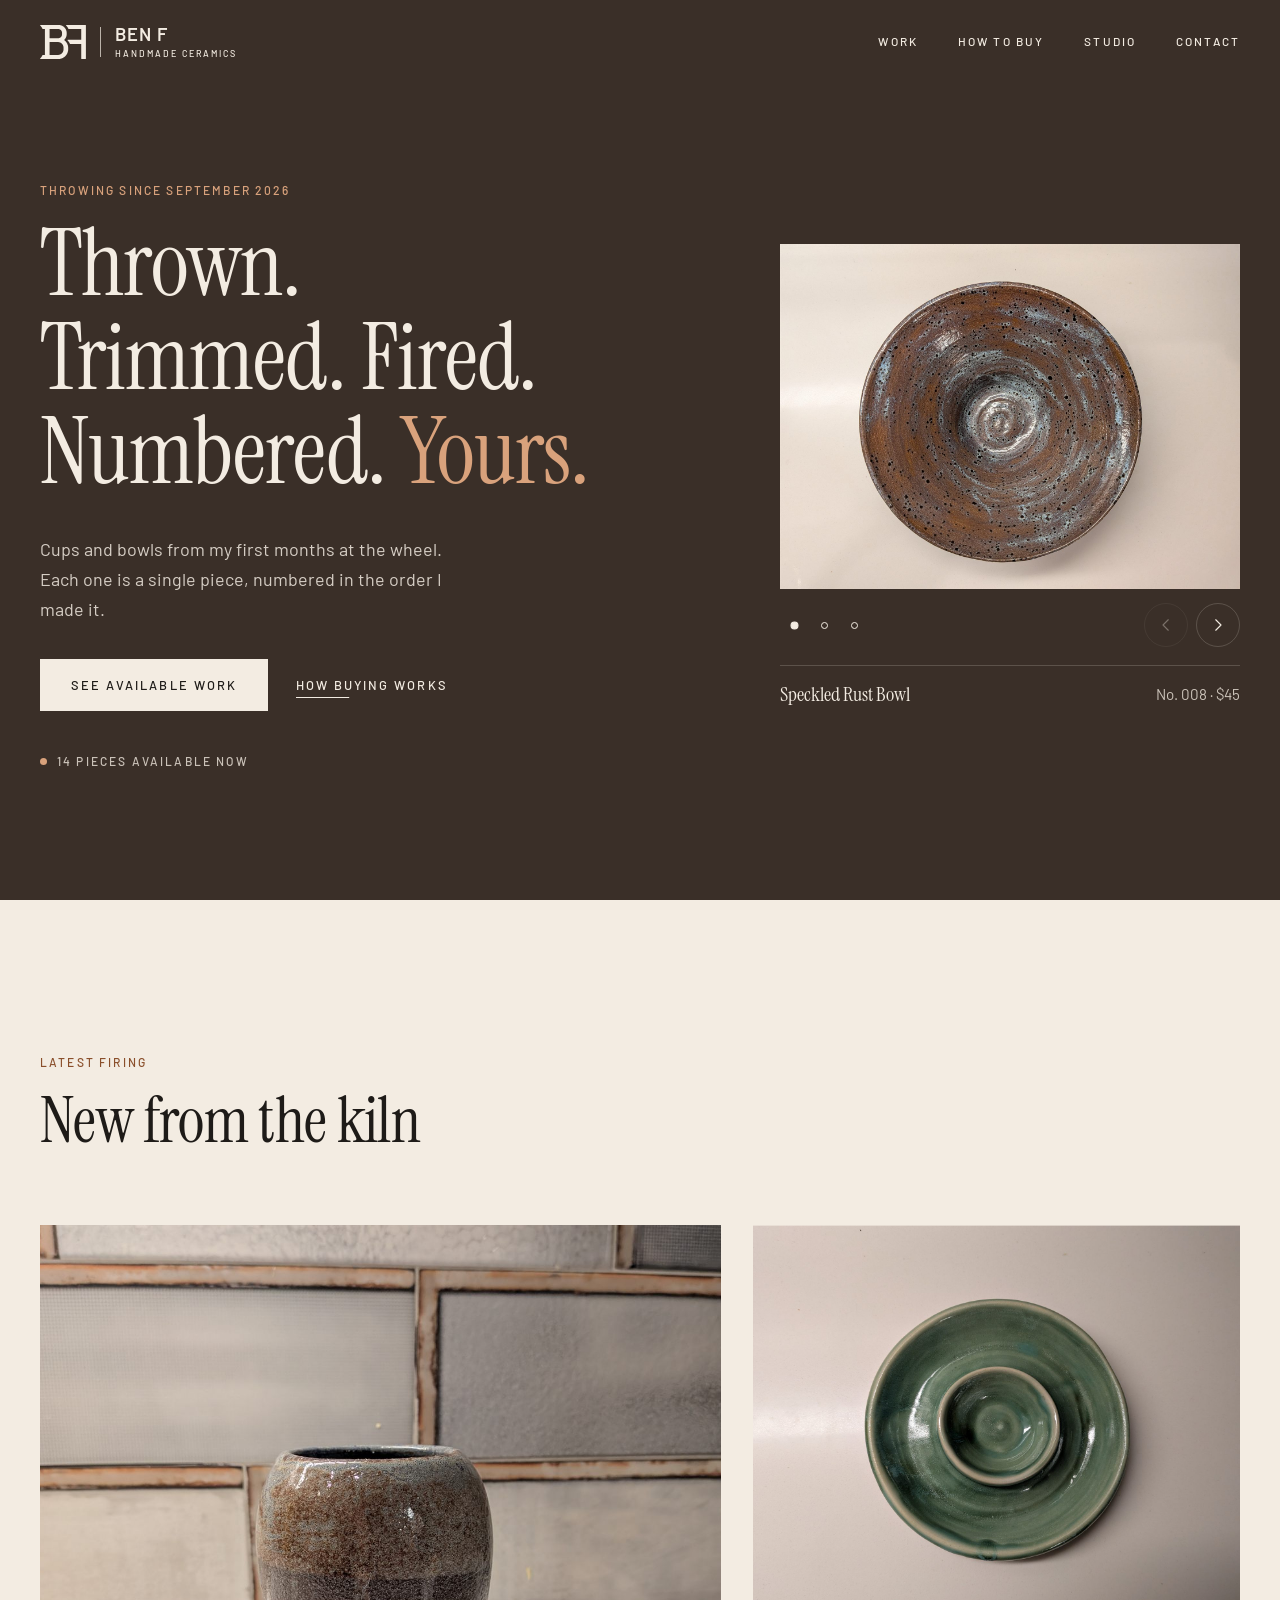
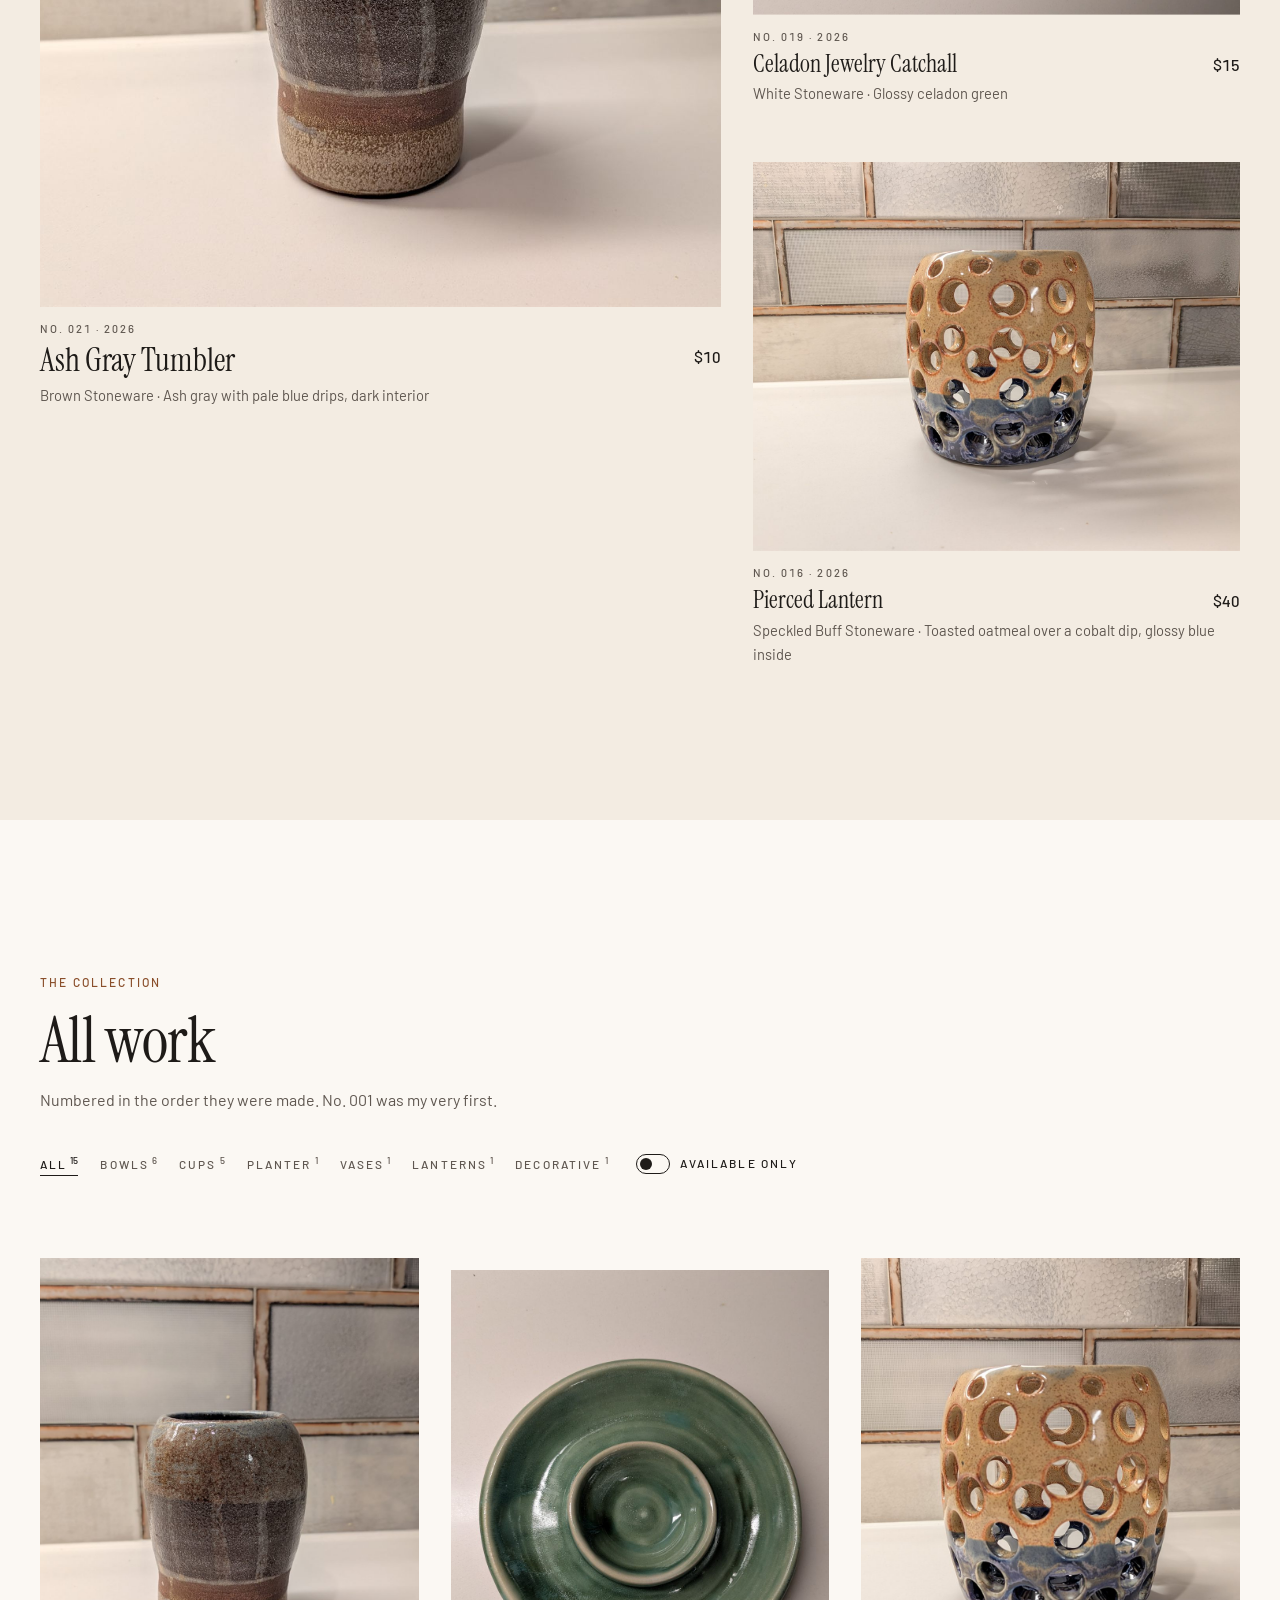
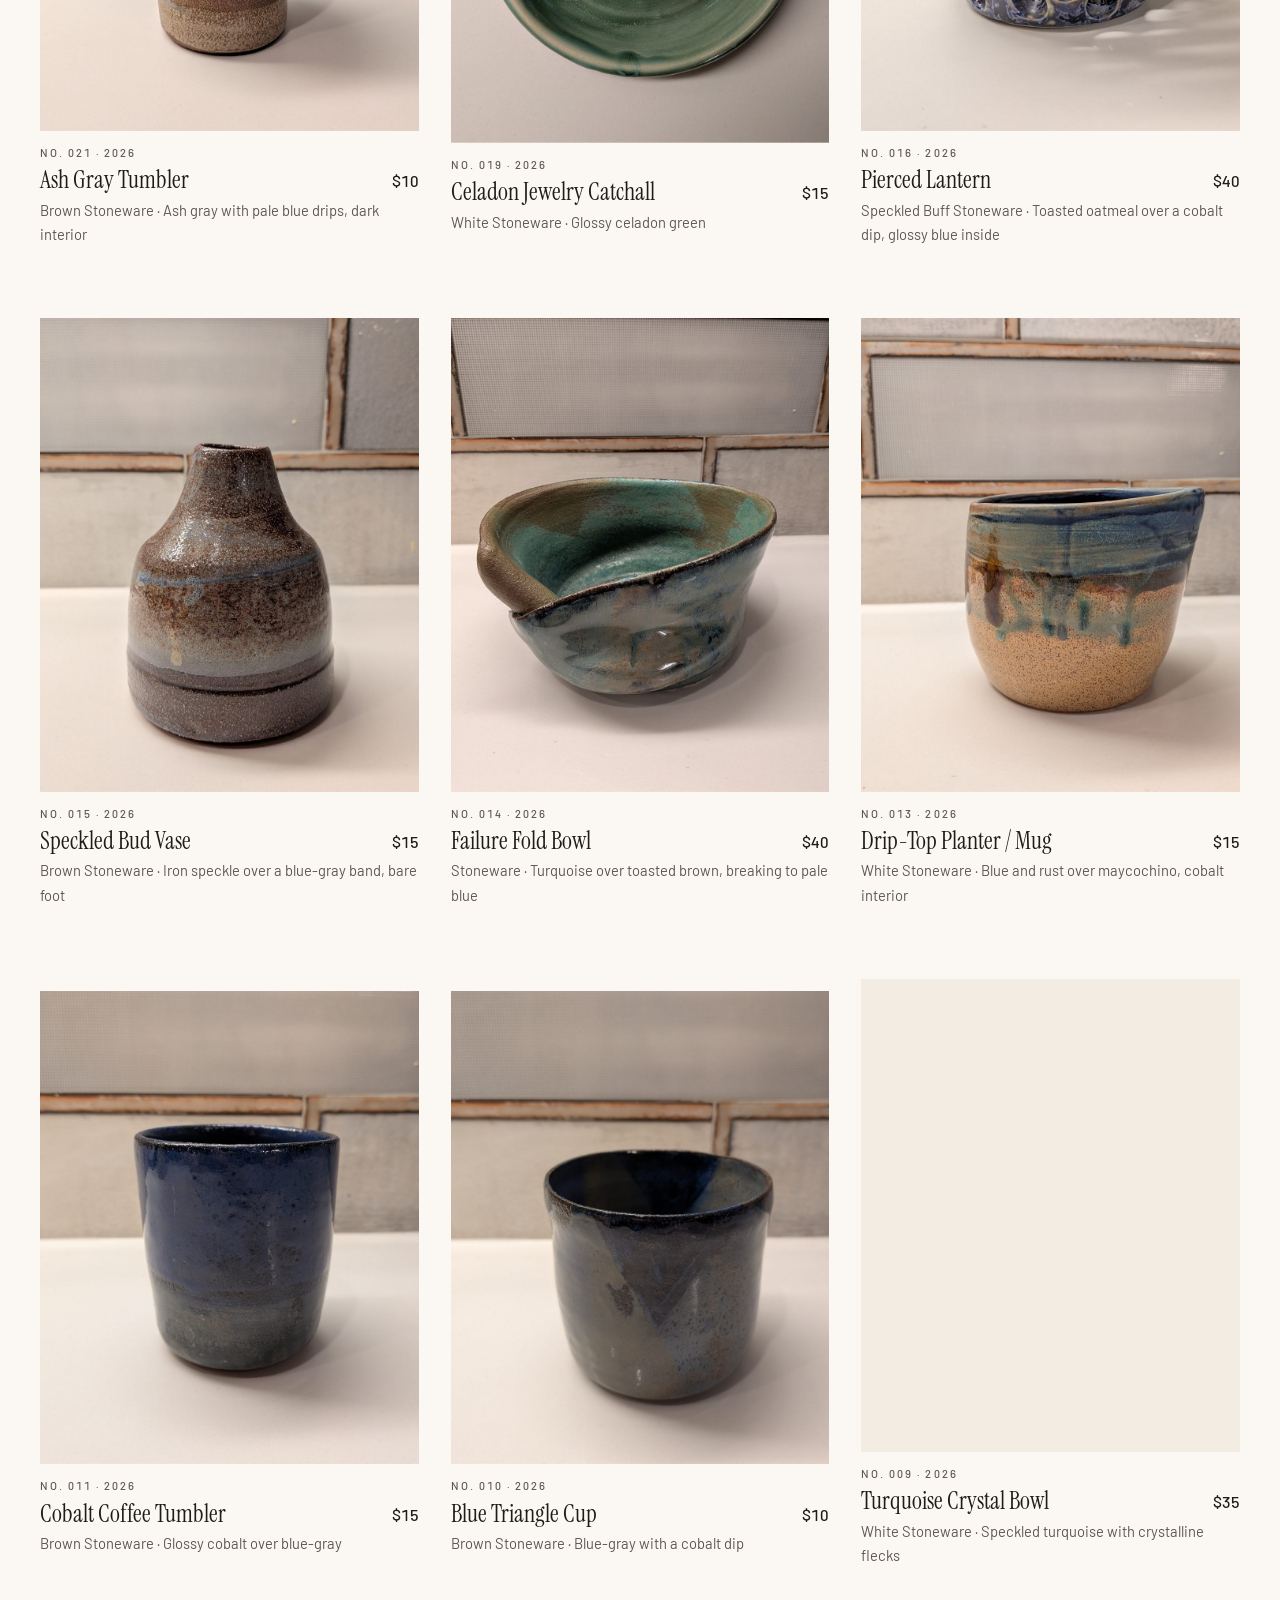
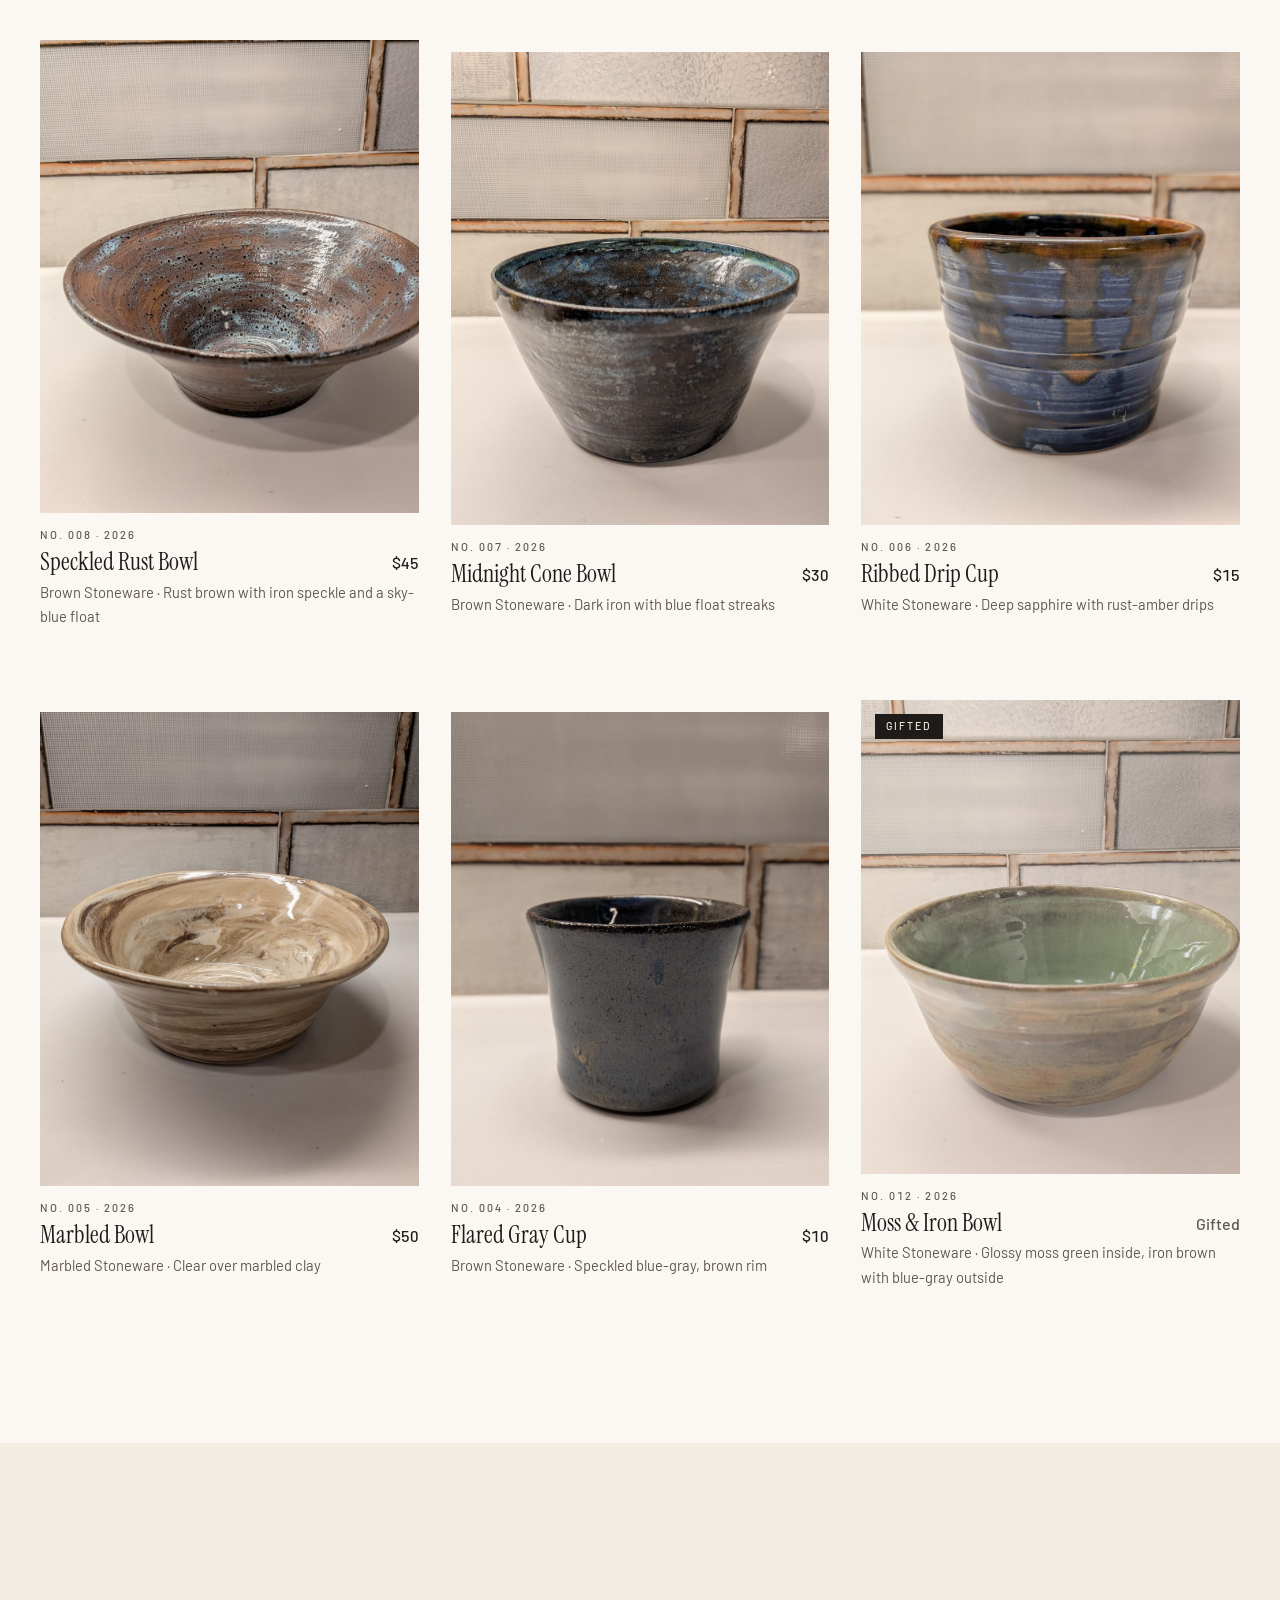
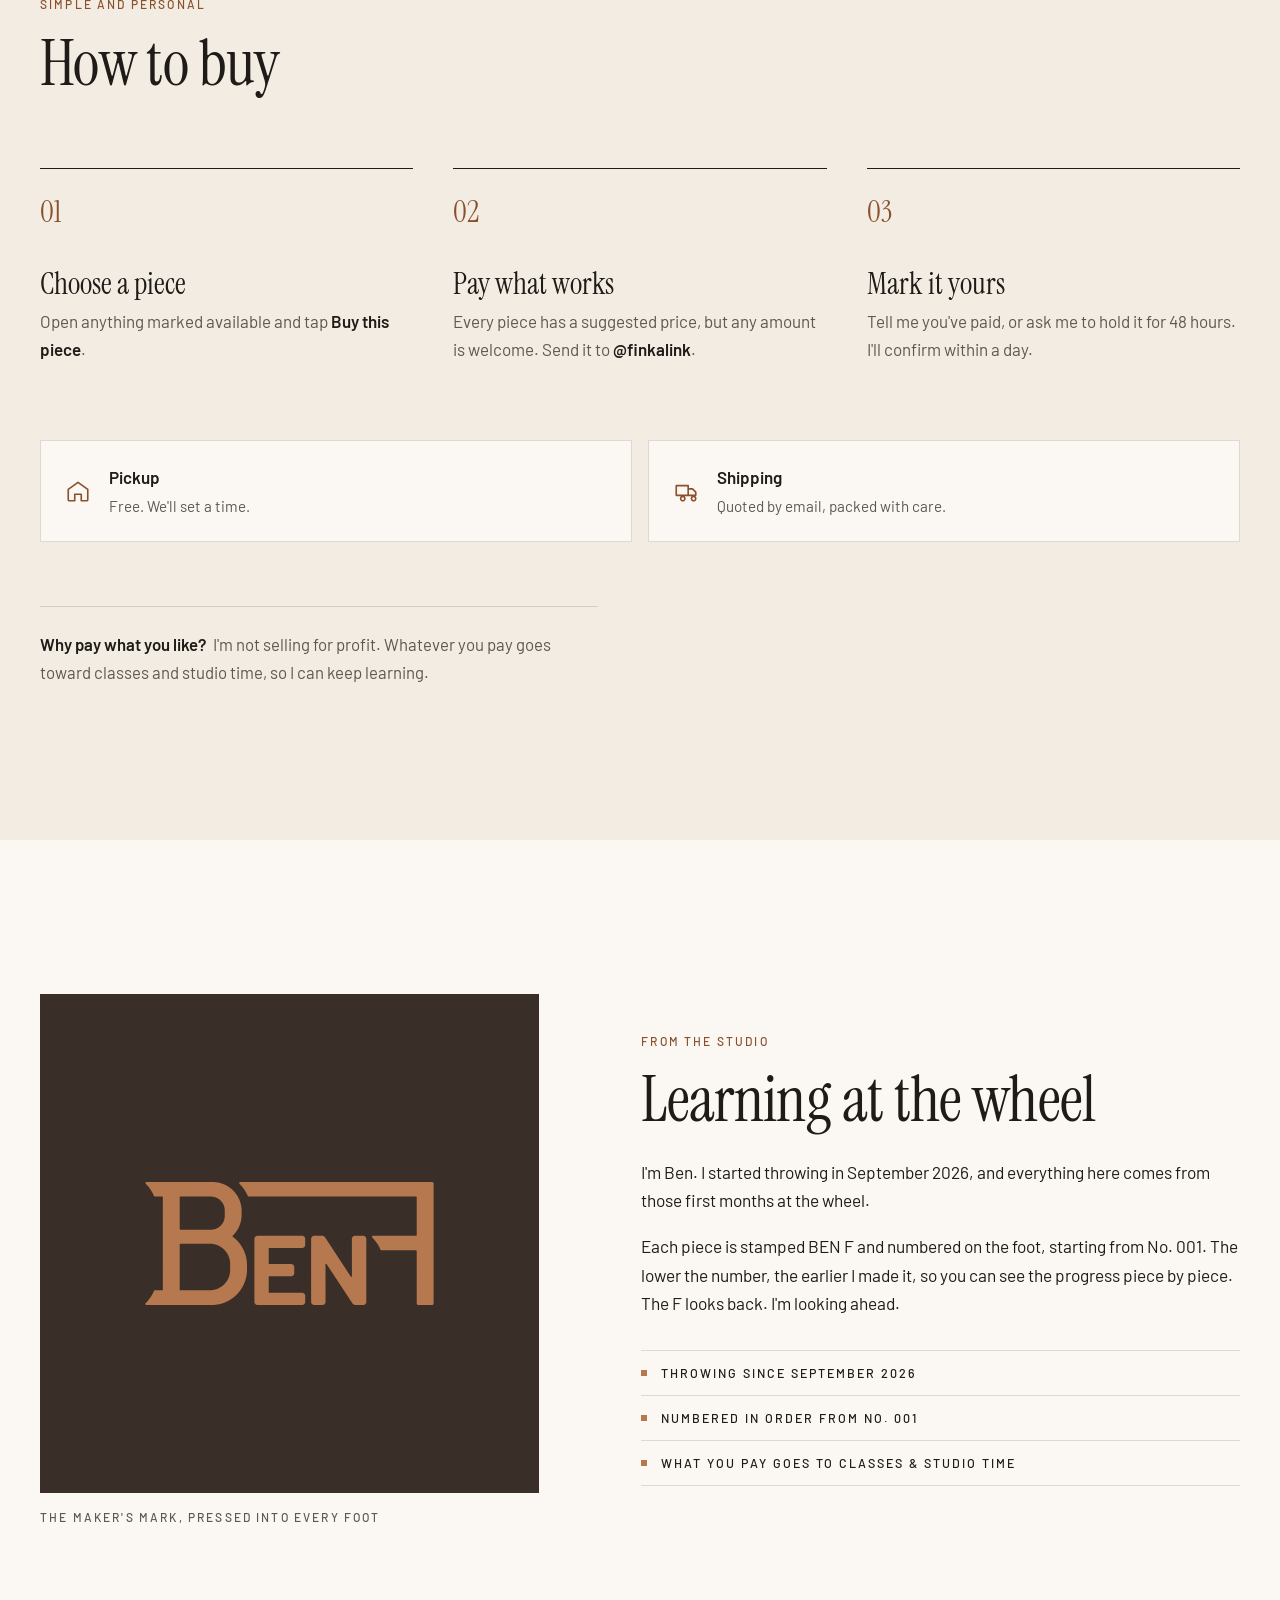
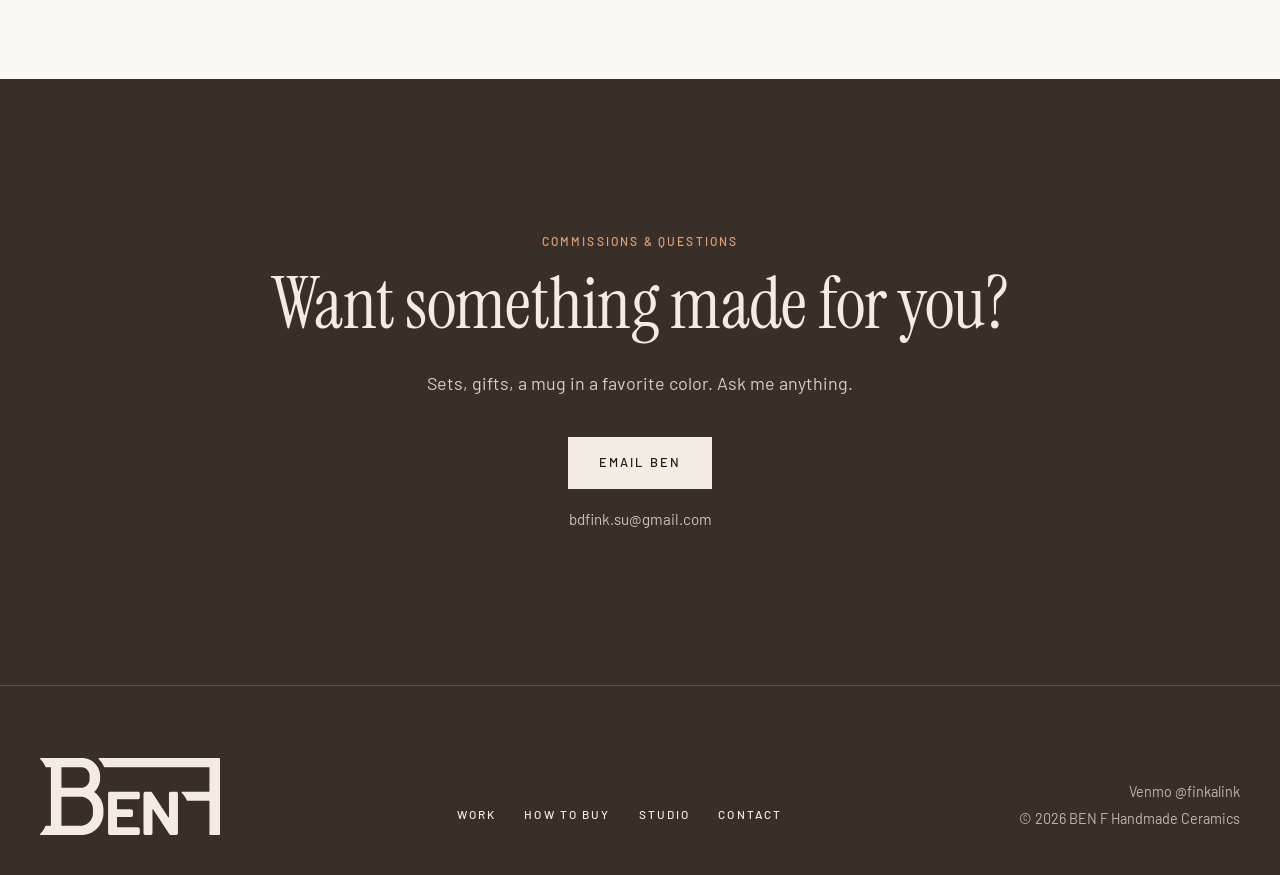
<file: index.html>
<!doctype html>
<html lang="en">
<head>
  <meta charset="utf-8">
  <meta name="viewport" content="width=device-width, initial-scale=1, viewport-fit=cover">
  <title>BEN F · Handmade Ceramics</title>
  <meta name="description" content="Wheel-thrown mugs, bowls and vases by BEN F. Each piece is thrown, trimmed, stamped and numbered by hand.">
  <meta name="theme-color" content="#3A2F28">

  <meta property="og:title" content="BEN F · Handmade Ceramics">
  <meta property="og:description" content="Thrown. Trimmed. Fired. Numbered. Yours.">
  <meta property="og:image" content="https://finkalink.github.io/benf-ceramics/assets/brand/share.png">
  <meta property="og:type" content="website">

  <link rel="icon" href="assets/brand/favicon.ico" sizes="any">
  <link rel="icon" type="image/png" sizes="32x32" href="assets/brand/favicon_32.png">
  <link rel="apple-touch-icon" href="assets/brand/favicon_180.png">

  <link rel="preconnect" href="https://fonts.googleapis.com">
  <link rel="preconnect" href="https://fonts.gstatic.com" crossorigin>
  <link href="https://fonts.googleapis.com/css2?family=Barlow:ital,wght@0,400;0,500;0,600;1,400&family=Instrument+Serif:ital@0;1&display=swap" rel="stylesheet">
  <link rel="stylesheet" href="css/styles.css?v=202611271805">
  <script>document.documentElement.classList.add("js");</script>
</head>
<body>
  <a class="skip-link" href="#work">Skip to the work</a>

  <!-- ============ NAV ============ -->
  <header class="nav" id="nav">
    <div class="wrap nav__inner">
      <a href="#top" class="lockup" aria-label="BEN F Handmade Ceramics, back to top">
        <span class="monogram" aria-hidden="true"></span>
        <span class="lockup__rule" aria-hidden="true"></span>
        <span class="lockup__text">
          <span class="lockup__name">BEN F</span>
          <span class="lockup__sub">Handmade Ceramics</span>
        </span>
      </a>

      <nav class="nav__links" aria-label="Main">
        <a href="#work" data-section="work">Work</a>
        <a href="#how" data-section="how">How to buy</a>
        <a href="#studio" data-section="studio">Studio</a>
        <a href="#contact" data-section="contact">Contact</a>
      </nav>

      <button class="nav__menu-btn" id="menu-open" aria-expanded="false" aria-controls="menu">Menu</button>
    </div>
  </header>

  <!-- Full-screen mobile menu (museum floor guide) -->
  <div class="menu" id="menu" hidden>
    <div class="wrap menu__top">
      <span class="monogram" aria-hidden="true"></span>
      <button class="menu__close" id="menu-close">Close</button>
    </div>
    <nav class="wrap menu__links" aria-label="Main">
      <a href="#work"><span>01</span>Work</a>
      <a href="#how"><span>02</span>How to buy</a>
      <a href="#studio"><span>03</span>Studio</a>
      <a href="#contact"><span>04</span>Contact</a>
    </nav>
  </div>

  <main id="top">
    <!-- ============ HERO ============ -->
    <section class="hero room--dark" aria-labelledby="hero-title">
      <div class="wrap hero__grid">
        <div class="hero__text">
          <p class="label label--accent reveal">Throwing since September 2026</p>
          <h1 id="hero-title" class="display reveal">Thrown. Trimmed. Fired. Numbered. <span class="display__accent">Yours.</span></h1>
          <p class="hero__lede reveal">Cups and bowls from my first months at the wheel. Each one is a single piece, numbered in the order I made it.</p>
          <div class="hero__actions reveal">
            <a href="#work" class="btn btn--light">See available work</a>
            <a href="#how" class="link link--light">How buying works</a>
          </div>
          <p class="hero__count label reveal" id="hero-count" aria-live="polite"></p>
        </div>

        <figure class="hero__art reveal" id="hero-art">
          <!-- filled by main.js -->
        </figure>
      </div>
    </section>

    <!-- ============ NEW FROM THE KILN ============ -->
    <section class="section" id="new" aria-labelledby="new-title">
      <div class="wrap">
        <header class="section__head reveal">
          <p class="label label--accent">Latest firing</p>
          <h2 id="new-title" class="title">New from the kiln</h2>
        </header>
        <div class="new-grid" id="new-grid"></div>
      </div>
    </section>

    <!-- ============ COLLECTION ============ -->
    <section class="section section--paper" id="work" aria-labelledby="work-title">
      <div class="wrap">
        <header class="section__head section__head--split reveal">
          <div>
            <p class="label label--accent">The collection</p>
            <h2 id="work-title" class="title">All work</h2>
            <p class="section__note">Numbered in the order they were made. No. 001 was my very first.</p>
          </div>
          <div class="toolbar">
            <div class="filters" id="filters" role="group" aria-label="Filter by type"></div>
            <label class="toggle">
              <input type="checkbox" id="only-available">
              <span class="toggle__track" aria-hidden="true"></span>
              <span>Available only</span>
            </label>
          </div>
        </header>
        <div class="grid" id="grid" aria-live="polite"></div>
        <p class="grid__empty" id="grid-empty" hidden>Nothing here right now. A new firing is on the way.</p>
      </div>
    </section>

    <!-- ============ HOW TO BUY ============ -->
    <section class="section" id="how" aria-labelledby="how-title">
      <div class="wrap">
        <header class="section__head reveal">
          <p class="label label--accent">Simple and personal</p>
          <h2 id="how-title" class="title">How to buy</h2>
        </header>

        <ol class="steps">
          <li class="step reveal">
            <span class="step__no">01</span>
            <h3 class="step__title">Choose a piece</h3>
            <p>Open anything marked available and tap <strong>Buy this piece</strong>.</p>
          </li>
          <li class="step reveal">
            <span class="step__no">02</span>
            <h3 class="step__title">Pay what works</h3>
            <p>Every piece has a suggested price, but any amount is welcome. Send it to <strong class="venmo-handle">@finkalink</strong>.</p>
          </li>
          <li class="step reveal">
            <span class="step__no">03</span>
            <h3 class="step__title">Mark it yours</h3>
            <p>Tell me you've paid, or ask me to hold it for 48 hours. I'll confirm within a day.</p>
          </li>
        </ol>

        <div class="delivery reveal">
          <div class="delivery__item">
            <svg viewBox="0 0 24 24" aria-hidden="true"><path d="M3 10.5 12 4l9 6.5V20a1 1 0 0 1-1 1h-5v-6H9v6H4a1 1 0 0 1-1-1z"/></svg>
            <div><strong>Pickup</strong><span>Free. We'll set a time.</span></div>
          </div>
          <div class="delivery__item">
            <svg viewBox="0 0 24 24" aria-hidden="true"><path d="M3 7h11v9H3zM14 10h4l3 3v3h-7zM7 19a2 2 0 1 0 0-.01M17 19a2 2 0 1 0 0-.01"/></svg>
            <div><strong>Shipping</strong><span>Quoted by email, packed with care.</span></div>
          </div>
        </div>

        <p class="how__note reveal"><strong>Why pay what you like?</strong> I'm not selling for profit. Whatever you pay goes toward classes and studio time, so I can keep learning.</p>
      </div>
    </section>

    <!-- ============ STUDIO ============ -->
    <section class="section section--paper" id="studio" aria-labelledby="studio-title">
      <div class="wrap studio">
        <figure class="studio__art reveal" aria-hidden="true">
          <div class="studio__stamp"><span class="mark"></span></div>
          <figcaption class="label">The maker's mark, pressed into every foot</figcaption>
        </figure>
        <div class="studio__text">
          <p class="label label--accent reveal">From the studio</p>
          <h2 id="studio-title" class="title reveal">Learning at the wheel</h2>
          <p class="reveal">I'm Ben. I started throwing in September 2026, and everything here comes from those first months at the wheel.</p>
          <p class="reveal">Each piece is stamped BEN F and numbered on the foot, starting from No. 001. The lower the number, the earlier I made it, so you can see the progress piece by piece. The F looks back. I'm looking ahead.</p>
          <ul class="facts reveal">
            <li>Throwing since September 2026</li>
            <li>Numbered in order from No. 001</li>
            <li>What you pay goes to classes &amp; studio time</li>
          </ul>
        </div>
      </div>
    </section>

    <!-- ============ COMMISSIONS / CONTACT ============ -->
    <section class="section room--dark contact" id="contact" aria-labelledby="contact-title">
      <div class="wrap contact__inner">
        <p class="label label--accent reveal">Commissions &amp; questions</p>
        <h2 id="contact-title" class="display display--md reveal">Want something made for&nbsp;you?</h2>
        <p class="contact__lede reveal">Sets, gifts, a mug in a favorite color. Ask me anything.</p>
        <div class="reveal">
          <a class="btn btn--light" data-email-link href="#">Email Ben</a>
          <p class="contact__email" data-email-text></p>
        </div>
      </div>
    </section>
  </main>

  <!-- ============ FOOTER ============ -->
  <footer class="footer room--dark">
    <div class="wrap footer__inner">
      <span class="mark mark--footer" role="img" aria-label="BEN F"></span>
      <nav class="footer__links" aria-label="Footer">
        <a href="#work">Work</a>
        <a href="#how">How to buy</a>
        <a href="#studio">Studio</a>
        <a href="#contact">Contact</a>
      </nav>
      <div class="footer__meta">
        <p>Venmo <span class="venmo-handle">@finkalink</span></p>
        <p><a href="admin.html" class="footer__quiet" aria-label="Studio">&copy;</a> <span id="year"></span> BEN F Handmade Ceramics</p>
      </div>
    </div>
  </footer>

  <!-- ============ PIECE VIEW ("gallery room") ============ -->
  <dialog class="room" id="room" aria-labelledby="room-title">
    <div class="room__art" id="room-art">
      <div class="room__stage">
        <div class="room__frame" id="room-frame"></div>
        <button class="arrow room__photo-arrow room__photo-arrow--prev" id="photo-prev" aria-label="Previous photo" hidden>
          <svg viewBox="0 0 24 24" aria-hidden="true"><path d="M15 5 8 12l7 7"/></svg>
        </button>
        <button class="arrow room__photo-arrow room__photo-arrow--next" id="photo-next" aria-label="Next photo" hidden>
          <svg viewBox="0 0 24 24" aria-hidden="true"><path d="m9 5 7 7-7 7"/></svg>
        </button>
      </div>
      <div class="room__thumbs" id="room-thumbs" hidden></div>
      <p class="room__count label" id="room-count" aria-live="polite"></p>
    </div>

    <div class="room__panel">
      <button class="room__close" id="room-close" aria-label="Close">
        <svg viewBox="0 0 24 24" aria-hidden="true"><path d="M6 6l12 12M18 6 6 18"/></svg>
      </button>
      <div class="room__content" id="room-content"></div>
    </div>
  </dialog>

  <script src="js/pottery.js?v=202611271805"></script>
  <script src="js/main.js?v=202611271805"></script>
</body>
</html>
</file>
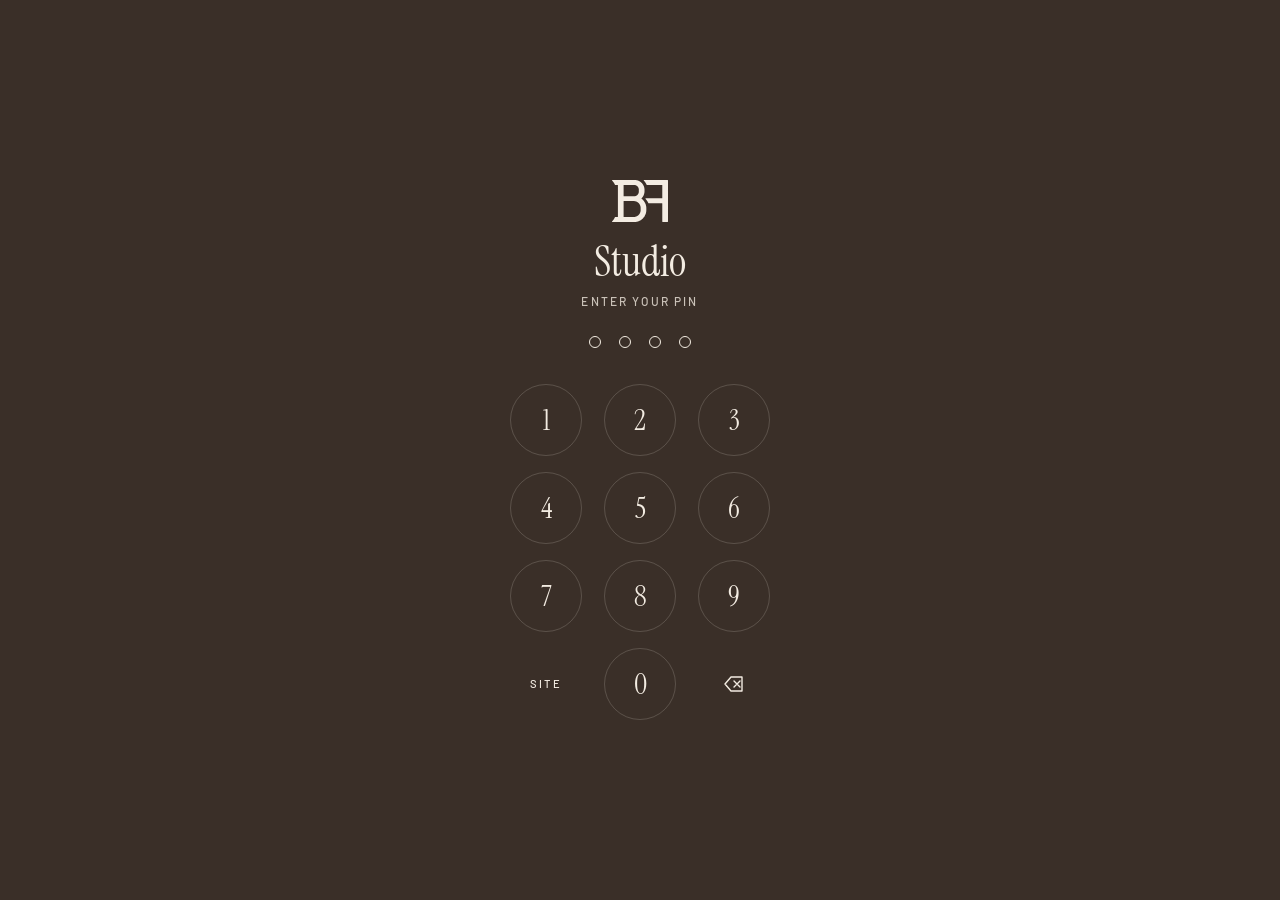
<file: admin.html>
<!doctype html>
<html lang="en">
<head>
  <meta charset="utf-8">
  <meta name="viewport" content="width=device-width, initial-scale=1, viewport-fit=cover">
  <meta name="robots" content="noindex, nofollow">
  <title>Studio · BEN F</title>
  <meta name="theme-color" content="#3A2F28">
  <link rel="icon" href="assets/brand/favicon.ico" sizes="any">
  <link rel="apple-touch-icon" href="assets/brand/favicon_180.png">
  <link rel="preconnect" href="https://fonts.googleapis.com">
  <link rel="preconnect" href="https://fonts.gstatic.com" crossorigin>
  <link href="https://fonts.googleapis.com/css2?family=Barlow:wght@400;500;600&family=Instrument+Serif&display=swap" rel="stylesheet">
  <link rel="stylesheet" href="css/styles.css?v=202611271805">
  <link rel="stylesheet" href="css/admin.css?v=202611271805">
</head>
<body class="admin">

  <!-- ============ 1. PIN LOCK ============ -->
  <section class="lock room--dark" id="screen-lock" hidden>
    <div class="lock__inner">
      <span class="monogram lock__mark" aria-hidden="true"></span>
      <h1 class="lock__title">Studio</h1>
      <p class="label lock__hint" id="pin-hint">Enter your PIN</p>
      <div class="pin-dots" id="pin-dots" aria-hidden="true"><i></i><i></i><i></i><i></i></div>
      <label class="sr-only" for="pin-input">PIN</label>
      <input id="pin-input" class="sr-only" inputmode="numeric" autocomplete="off" maxlength="4">
      <div class="keypad" id="keypad">
        <button type="button" data-key="1">1</button><button type="button" data-key="2">2</button><button type="button" data-key="3">3</button>
        <button type="button" data-key="4">4</button><button type="button" data-key="5">5</button><button type="button" data-key="6">6</button>
        <button type="button" data-key="7">7</button><button type="button" data-key="8">8</button><button type="button" data-key="9">9</button>
        <a href="./" class="keypad__text">Site</a><button type="button" data-key="0">0</button>
        <button type="button" data-key="del" aria-label="Delete digit" class="keypad__text">
          <svg viewBox="0 0 24 24" aria-hidden="true"><path d="M9 5h11v14H9l-6-7zM12 9l6 6M18 9l-6 6"/></svg>
        </button>
      </div>
    </div>
  </section>

  <!-- ============ 2. CONNECT TO GITHUB ============ -->
  <section class="connect" id="screen-connect" hidden>
    <div class="connect__inner">
      <span class="monogram" aria-hidden="true"></span>
      <p class="label label--accent">One-time setup on this device</p>
      <h1 class="title">Connect to GitHub</h1>
      <p>Your site lives on GitHub, so saving changes needs a GitHub access key. You make it once per device. It's stored only in this browser.</p>

      <ol class="connect__steps">
        <li>Open <a href="https://github.com/settings/personal-access-tokens/new" target="_blank" rel="noopener">GitHub → New fine-grained token</a> (sign in as <strong>finkalink</strong>).</li>
        <li>Name it <em>BEN F studio</em> and pick an expiration (1 year is fine).</li>
        <li>Under <strong>Repository access</strong> choose <em>Only select repositories</em> → <strong>benf-ceramics</strong> and <strong>benf-records</strong> (your private archive).</li>
        <li>Under <strong>Permissions → Repository permissions</strong> set <strong>Contents</strong> to <em>Read and write</em>. Optional: <strong>Pages</strong> → <em>Read-only</em> (shows when the site is live).</li>
        <li>Click <strong>Generate token</strong>, copy it, and paste it below.</li>
      </ol>

      <form class="form" id="connect-form">
        <div class="field">
          <label for="token">Access token</label>
          <input id="token" type="password" autocomplete="off" spellcheck="false" placeholder="github_pat_…" required>
        </div>
        <p class="form__error" id="connect-error" role="alert" hidden></p>
        <button class="btn btn--block" type="submit" id="connect-btn">Connect</button>
      </form>
      <p class="connect__alt"><button type="button" class="link" id="demo-btn">Try it first in practice mode</button> (nothing is saved)</p>
    </div>
  </section>

  <!-- ============ 3. THE STUDIO ADMIN ============ -->
  <div class="app" id="screen-app" hidden>
    <header class="bar">
      <div class="bar__inner">
        <a href="./" class="bar__brand" target="_blank" rel="noopener" aria-label="Open the site in a new tab">
          <span class="monogram" aria-hidden="true"></span>
          <span>Studio</span>
        </a>
        <p class="bar__state" id="state" aria-live="polite"></p>
        <div class="bar__actions">
          <button type="button" class="btn btn--sm" id="publish-btn" disabled>Publish</button>
          <details class="menu-pop">
            <summary aria-label="More">
              <svg viewBox="0 0 24 24" aria-hidden="true"><circle cx="5" cy="12" r="1.6"/><circle cx="12" cy="12" r="1.6"/><circle cx="19" cy="12" r="1.6"/></svg>
            </summary>
            <div class="menu-pop__list">
              <a href="./" target="_blank" rel="noopener">View the site ↗</a>
              <button type="button" id="settings-btn">Shop settings</button>
              <button type="button" id="discard-btn">Discard unpublished changes</button>
              <button type="button" id="disconnect-btn">Disconnect this device</button>
              <button type="button" id="lock-btn">Lock</button>
            </div>
          </details>
        </div>
      </div>
      <div class="demo-banner" id="demo-banner" hidden>Practice mode: changes are not saved to the site.</div>
    </header>

    <main class="wrap admin-main">
      <div class="admin-head">
        <div>
          <p class="label label--accent">Works for sale</p>
          <h1 class="title" id="works-title">Works</h1>
          <p class="admin-stats" id="stats"></p>
        </div>
        <button type="button" class="btn" id="add-btn">
          <svg viewBox="0 0 24 24" aria-hidden="true" class="ico"><path d="M12 5v14M5 12h14"/></svg>
          Add a work
        </button>
      </div>

      <div class="admin-tools">
        <label class="search">
          <svg viewBox="0 0 24 24" aria-hidden="true" class="ico"><circle cx="11" cy="11" r="6"/><path d="m20 20-4.5-4.5"/></svg>
          <span class="sr-only">Search works</span>
          <input type="search" id="search" placeholder="Search by name or number">
        </label>
        <div class="seg" role="group" aria-label="Show">
          <button type="button" data-show="all" aria-pressed="true">All</button>
          <button type="button" data-show="available" aria-pressed="false">Available</button>
          <button type="button" data-show="reserved" aria-pressed="false">On hold</button>
          <button type="button" data-show="archive" aria-pressed="false">Archive</button>
        </div>
      </div>

      <ul class="works" id="works"></ul>
      <p class="works__empty" id="works-empty" hidden>No works match.</p>
    </main>
  </div>

  <!-- ============ EDITOR ============ -->
  <dialog class="sheet" id="editor" aria-labelledby="editor-title">
    <form class="sheet__form" id="editor-form" novalidate>
      <header class="sheet__head">
        <button type="button" class="link" data-close>Cancel</button>
        <h2 id="editor-title">Edit work</h2>
        <button type="submit" class="btn btn--sm">Done</button>
      </header>

      <div class="sheet__body">
        <!-- Photos -->
        <section class="group">
          <div class="group__head">
            <h3>Photos</h3>
            <span class="group__hint">First photo is the cover. Tap <strong>Crop</strong> on any photo to frame it. Drag to reorder or use the arrows.</span>
          </div>
          <p class="group__hint photo-top-hint" id="photo-top-hint" hidden>This work is featured at the top of the homepage. Tap <strong>Use at top</strong> on the photo visitors should see first (they can swipe to the rest), and <strong>Crop</strong> to choose how each photo is framed there.</p>
          <ul class="photos" id="photos"></ul>
          <p class="group__hint" id="photo-status" aria-live="polite"></p>
        </section>

        <!-- Basics -->
        <section class="group">
          <h3>Basics</h3>
          <div class="fields fields--2">
            <div class="field"><label for="e-name">Name</label><input id="e-name" name="name" required></div>
            <div class="field"><label for="e-no">Catalog no.</label><input id="e-no" name="no" required inputmode="numeric"></div>
            <div class="field"><label for="e-price">Suggested price ($)</label><input id="e-price" name="price" type="number" min="0" step="1" required inputmode="numeric"></div>
            <div class="field"><label for="e-category">Type</label><input id="e-category" name="category" list="categories" required placeholder="Mugs, Bowls…"></div>
            <div class="field"><label for="e-year">Year made</label><input id="e-year" name="year" type="number" min="1990" max="2100" inputmode="numeric"></div>
          </div>
          <fieldset class="seg-field">
            <legend>Status</legend>
            <div class="seg seg--radios">
              <label><input type="radio" name="status" value="available"><span>Available</span></label>
              <label><input type="radio" name="status" value="reserved"><span>On hold</span></label>
              <label><input type="radio" name="status" value="sold"><span>Sold</span></label>
              <label><input type="radio" name="status" value="gifted"><span>Gifted</span></label>
              <label><input type="radio" name="status" value="kept"><span>Kept</span></label>
            </div>
          </fieldset>
          <datalist id="categories"></datalist>
        </section>

        <!-- Details -->
        <section class="group">
          <h3>Details</h3>
          <div class="fields fields--2">
            <div class="field"><label for="e-clay">Clay</label><input id="e-clay" name="clay" placeholder="Stoneware"></div>
            <div class="field"><label for="e-glaze">Glaze</label><input id="e-glaze" name="glaze" placeholder="Celadon"></div>
            <div class="field fields__full"><label for="e-size">Size</label><input id="e-size" name="size" placeholder="4 in tall · holds 12 oz"></div>
            <div class="field fields__full"><label for="e-desc">Description <span class="field__opt">(1–2 short sentences)</span></label><textarea id="e-desc" name="description" rows="3"></textarea></div>
          </div>
        </section>

        <!-- Placement -->
        <section class="group">
          <h3>On the site</h3>
          <label class="check"><input type="checkbox" name="isNew"><span><strong>New from the kiln</strong><small>Shown in the "New from the kiln" row, newest number first (up to 3). If none are checked, the 3 highest numbers show automatically.</small></span></label>
          <label class="check"><input type="checkbox" name="isHidden"><span><strong>Hide from the public site</strong><small>Keeps it in your archive here, but visitors won't see it.</small></span></label>
          <label class="check"><input type="checkbox" name="isHero"><span><strong>Feature at the top</strong><small>The large piece beside the headline. Only one at a time.</small></span></label>
        </section>

        <!-- Private record -->
        <section class="group record" id="record" hidden>
          <div class="group__head">
            <h3 id="record-title">Record</h3>
            <span class="record__lock"><svg viewBox="0 0 24 24" aria-hidden="true" class="ico"><rect x="5" y="11" width="14" height="9" rx="1"/><path d="M8 11V8a4 4 0 0 1 8 0v3"/></svg>Private, never shown on the site</span>
          </div>
          <p class="group__hint record__setup" id="record-setup" hidden></p>
          <div class="fields fields--2" id="record-fields">
            <div class="field" data-r="owner"><label for="r-owner" id="r-owner-label">Owner</label><input id="r-owner" name="r_owner" autocomplete="off"></div>
            <div class="field" data-r="contact"><label for="r-contact">Their email or phone <span class="field__opt">(optional)</span></label><input id="r-contact" name="r_contact" autocomplete="off"></div>
            <div class="field" data-r="date"><label for="r-date" id="r-date-label">Date</label><input id="r-date" name="r_date" type="date"></div>
            <div class="field" data-r="paid"><label for="r-paid" id="r-paid-label">Price paid ($)</label><input id="r-paid" name="r_paid" type="number" min="0" step="1" inputmode="numeric"></div>
            <div class="field" data-r="method"><label for="r-method">Paid by</label>
              <select id="r-method" name="r_method"><option value="">—</option><option>Venmo</option><option>Cash</option><option>Check</option><option>Other</option></select></div>
            <div class="field" data-r="delivery"><label for="r-delivery">Handed off by</label>
              <select id="r-delivery" name="r_delivery"><option value="">—</option><option>Pickup</option><option>Hand-delivered</option><option>Shipped</option></select></div>
            <div class="field fields__full" data-r="notes"><label for="r-notes" id="r-notes-label">Notes</label><textarea id="r-notes" name="r_notes" rows="3" placeholder="Anything to remember: what they'll use it for, a thank-you note, shipping tracking…"></textarea></div>
          </div>
        </section>

        <!-- Placeholder drawing -->
        <details class="group group--details" id="drawing">
          <summary><h3>Drawing (used when there are no photos)</h3></summary>
          <div class="drawing">
            <div class="drawing__preview" id="drawing-preview"></div>
            <div class="fields">
              <div class="field"><label for="e-shape">Shape</label>
                <select id="e-shape" name="shape">
                  <option value="mug">Mug</option><option value="bowl">Bowl</option><option value="vase">Vase</option>
                  <option value="cup">Cup</option><option value="jar">Jar</option><option value="plate">Plate</option><option value="planter">Planter</option>
                </select></div>
              <div class="fields fields--2">
                <div class="field"><label for="e-glazeColor">Glaze color</label><input id="e-glazeColor" name="glazeColor" type="color"></div>
                <div class="field"><label for="e-clayColor">Clay color</label><input id="e-clayColor" name="clayColor" type="color"></div>
              </div>
              <label class="check check--plain"><input type="checkbox" name="speckle"><span>Speckled</span></label>
            </div>
          </div>
        </details>

        <p class="form__error" id="editor-error" role="alert" hidden></p>

        <div class="sheet__danger" id="delete-wrap">
          <button type="button" class="btn btn--danger" id="delete-btn">Delete this work</button>
        </div>
      </div>
    </form>
  </dialog>

  <!-- ============ SHOP SETTINGS ============ -->
  <dialog class="sheet sheet--small" id="settings" aria-labelledby="settings-title">
    <form class="sheet__form" id="settings-form" novalidate>
      <header class="sheet__head">
        <button type="button" class="link" data-close>Cancel</button>
        <h2 id="settings-title">Shop settings</h2>
        <button type="submit" class="btn btn--sm">Done</button>
      </header>
      <div class="sheet__body">
        <section class="group">
          <div class="fields">
            <div class="field"><label for="s-email">Email for orders &amp; questions</label><input id="s-email" name="email" type="email" required></div>
            <div class="field"><label for="s-venmo">Venmo handle (without @)</label><input id="s-venmo" name="venmo" required></div>
            <div class="field"><label for="s-w3f">Web3Forms access key <span class="field__opt">(for buy-form emails)</span></label><input id="s-w3f" name="web3formsKey" autocomplete="off" spellcheck="false" placeholder="xxxxxxxx-xxxx-xxxx-xxxx-xxxxxxxxxxxx"></div>
          </div>
        </section>
      </div>
    </form>
  </dialog>

  <!-- ============ HOMEPAGE CROP ============ -->
  <dialog class="confirm cropper" id="cropper" aria-labelledby="crop-title">
    <h2 id="crop-title">Crop for the homepage</h2>
    <p id="crop-intro">Pick a frame shape, then drag to move and use the slider to zoom. What's inside the frame is exactly what the homepage shows.</p>
    <div class="seg crop__shapes" id="crop-shapes" role="group" aria-label="Frame shape">
      <button type="button" data-shape="tall" aria-pressed="true">Tall</button>
      <button type="button" data-shape="square" aria-pressed="false">Square</button>
      <button type="button" data-shape="wide" aria-pressed="false">Wide</button>
    </div>
    <div class="crop__frame" id="crop-frame" tabindex="0" aria-label="Crop preview. Drag, or use the arrow keys, to move the photo.">
      <img id="crop-img" class="is-cropped" alt="" draggable="false">
    </div>
    <div class="crop__zoom">
      <span aria-hidden="true">−</span>
      <input type="range" id="crop-zoom" step="0.005" aria-label="Zoom">
      <span aria-hidden="true">+</span>
    </div>
    <div class="crop__presets">
      <button type="button" class="link" id="crop-reset">Reset</button>
    </div>
    <p class="crop__note" id="crop-shape-note">The shape applies to all of this work's homepage photos. Changing it resets their crops to centered.</p>
    <div class="confirm__actions">
      <button type="button" class="btn btn--ghost" id="crop-cancel">Cancel</button>
      <button type="button" class="btn" id="crop-save">Use this crop</button>
    </div>
  </dialog>

  <!-- ============ CONFIRM ============ -->
  <dialog class="confirm" id="confirm" aria-labelledby="confirm-title">
    <h2 id="confirm-title"></h2>
    <p id="confirm-body"></p>
    <div class="confirm__actions">
      <button type="button" class="btn btn--ghost" value="cancel" id="confirm-no">Cancel</button>
      <button type="button" class="btn btn--danger" value="ok" id="confirm-yes">Delete</button>
    </div>
  </dialog>

  <div class="toast" id="toast" role="status" aria-live="polite" hidden></div>

  <input type="file" id="file-input" accept="image/*" multiple hidden>

  <script src="js/pottery.js?v=202611271805"></script>
  <script src="js/github.js?v=202611271805"></script>
  <script src="js/admin.js?v=202611271805"></script>
</body>
</html>
</file>
<file: css/styles.css>
/* =========================================================
   BEN F · Handmade Ceramics
   Design decisions live in /design.md
   ========================================================= */

/* ---------- Tokens ---------- */
:root {
  --ink: #1E1B18;
  --cream: #F3ECE2;
  --paper: #FBF8F3;
  --kiln: #3A2F28;
  --clay: #B5784F;
  --clay-deep: #8A4F2B;
  --clay-light: #D9A27C;
  --stone: #8C8279;
  --stone-deep: #5F5750;
  --hairline: rgba(30, 27, 24, .14);
  --hairline-dark: rgba(243, 236, 226, .18);

  --serif: "Instrument Serif", "Times New Roman", serif;
  --sans: "Barlow", system-ui, -apple-system, "Segoe UI", sans-serif;

  --wrap: 1240px;
  --gutter: 16px;
  --nav-h: 72px;
  --section: clamp(88px, 12vw, 160px);

  --ease: cubic-bezier(.22, .61, .36, 1);
  --ease-out: cubic-bezier(.16, 1, .3, 1);

  --z-nav: 20;
  --z-menu: 40;
}
@media (min-width: 768px) { :root { --gutter: 40px; --nav-h: 84px; } }

/* ---------- Base ---------- */
*, *::before, *::after { box-sizing: border-box; }

html {
  scroll-behavior: smooth;
  scroll-padding-top: var(--nav-h);
  -webkit-text-size-adjust: 100%;
}
body {
  margin: 0;
  background: var(--cream);
  color: var(--ink);
  font: 400 17px/1.65 var(--sans);
  -webkit-font-smoothing: antialiased;
  overflow-x: hidden;
}
body.is-locked { overflow: hidden; }

img, svg { display: block; max-width: 100%; }
a { color: inherit; }
button { font: inherit; color: inherit; }
p { margin: 0 0 1em; max-width: 60ch; }
strong { font-weight: 600; }

:focus-visible {
  outline: 2px solid var(--clay-deep);
  outline-offset: 3px;
  border-radius: 2px;
}
.room--dark :focus-visible { outline-color: var(--clay-light); }

.wrap {
  width: 100%;
  max-width: calc(var(--wrap) + var(--gutter) * 2);
  margin-inline: auto;
  padding-inline: var(--gutter);
}

.skip-link {
  position: absolute;
  left: 16px;
  top: -100px;
  z-index: 100;
  background: var(--ink);
  color: var(--cream);
  padding: 12px 18px;
}
.skip-link:focus { top: 12px; }

/* ---------- Type ---------- */
.display, .title {
  font-family: var(--serif);
  font-weight: 400;
  line-height: 1.02;
  letter-spacing: -.01em;
  margin: 0 0 .4em;
  text-wrap: balance;
}
.display { font-size: clamp(2.9rem, 7.2vw, 6.2rem); }
.display--md { font-size: clamp(2.5rem, 5.6vw, 4.6rem); }
.title { font-size: clamp(2.4rem, 5vw, 4rem); }

.label {
  font: 500 .75rem/1.4 var(--sans);
  letter-spacing: .18em;
  text-transform: uppercase;
  margin: 0 0 1.1rem;
}
.label--accent { color: var(--clay-deep); }
.room--dark .label--accent { color: var(--clay-light); }

/* ---------- Buttons & links ---------- */
.btn {
  display: inline-flex;
  align-items: center;
  justify-content: center;
  gap: .6em;
  min-height: 52px;
  padding: 0 30px;
  border: 1px solid var(--ink);
  border-radius: 0;
  background: var(--ink);
  color: var(--cream);
  font: 500 .8rem/1 var(--sans);
  letter-spacing: .16em;
  text-transform: uppercase;
  text-decoration: none;
  cursor: pointer;
  transition: background-color .25s var(--ease), color .25s var(--ease), border-color .25s var(--ease);
}
.btn:hover { background: var(--clay-deep); border-color: var(--clay-deep); }
.btn--light { background: var(--cream); color: var(--ink); border-color: var(--cream); }
.btn--light:hover { background: var(--clay-light); border-color: var(--clay-light); color: var(--ink); }
.btn--ghost { background: transparent; color: var(--ink); }
.btn--ghost:hover { background: var(--ink); color: var(--cream); border-color: var(--ink); }
.btn--block { width: 100%; }
.btn[disabled], .btn[aria-disabled="true"] { opacity: .55; cursor: not-allowed; pointer-events: none; }

.link {
  position: relative;
  display: inline-block;
  padding: 6px 0;
  font: 500 .8rem/1 var(--sans);
  letter-spacing: .16em;
  text-transform: uppercase;
  text-decoration: none;
  cursor: pointer;
  background: none;
  border: 0;
}
.link::after {
  content: "";
  position: absolute;
  left: 0; right: 0; bottom: 0;
  height: 1px;
  background: currentColor;
  transform: scaleX(.35);
  transform-origin: left;
  transition: transform .35s var(--ease);
}
.link:hover::after, .link:focus-visible::after { transform: scaleX(1); }
.link--light { color: var(--cream); }

/* ---------- Brand marks (CSS masks keep them single-color) ---------- */
.monogram, .mark {
  display: block;
  background: currentColor;
  -webkit-mask: var(--src) center / contain no-repeat;
          mask: var(--src) center / contain no-repeat;
}
.monogram { --src: url("../assets/brand/bf-monogram.svg"); width: 46px; aspect-ratio: 1348 / 1000; }
.mark     { --src: url("../assets/brand/benf-mark.svg");   width: 220px; aspect-ratio: 2344 / 1000; }

/* ---------- Nav ---------- */
.nav {
  position: fixed;
  inset: 0 0 auto 0;
  z-index: var(--z-nav);
  height: var(--nav-h);
  color: var(--cream);
  transition: background-color .3s var(--ease), color .3s var(--ease), box-shadow .3s var(--ease);
}
.nav.is-scrolled {
  background: rgba(58, 47, 40, .96);
  box-shadow: 0 1px 0 var(--hairline-dark);
}
.nav.is-solid {
  background: rgba(243, 236, 226, .94);
  color: var(--ink);
  box-shadow: 0 1px 0 var(--hairline);
  -webkit-backdrop-filter: blur(10px);
          backdrop-filter: blur(10px);
}
.nav__inner {
  height: 100%;
  display: flex;
  align-items: center;
  justify-content: space-between;
  gap: 24px;
}

.lockup {
  display: flex;
  align-items: center;
  gap: 14px;
  text-decoration: none;
  min-height: 44px;
}
.lockup__rule { width: 1px; height: 30px; background: currentColor; opacity: .7; }
.lockup__text { display: flex; flex-direction: column; line-height: 1; }
.lockup__name { font: 600 1.15rem/1 var(--sans); letter-spacing: .06em; }
.lockup__sub { font: 500 .56rem/1 var(--sans); letter-spacing: .22em; text-transform: uppercase; margin-top: 6px; }

.nav__links { display: none; gap: 40px; }
.nav__links a {
  position: relative;
  padding: 10px 0;
  font: 500 .74rem/1 var(--sans);
  letter-spacing: .18em;
  text-transform: uppercase;
  text-decoration: none;
}
.nav__links a::after {
  content: "";
  position: absolute;
  left: 50%; bottom: 2px;
  width: 18px; height: 2px;
  margin-left: -9px;
  background: var(--clay);
  transform: scaleX(0);
  transition: transform .3s var(--ease);
}
.nav__links a:hover::after,
.nav__links a.is-active::after { transform: scaleX(1); }

.nav__menu-btn {
  min-height: 44px;
  padding: 0 4px;
  background: none;
  border: 0;
  font: 500 .74rem/1 var(--sans);
  letter-spacing: .18em;
  text-transform: uppercase;
  cursor: pointer;
}

@media (min-width: 900px) {
  .nav__links { display: flex; }
  .nav__menu-btn { display: none; }
}
@media (max-width: 420px) {
  .lockup__rule, .lockup__sub { display: none; }
}

/* Mobile menu */
.menu {
  position: fixed;
  inset: 0;
  z-index: var(--z-menu);
  background: var(--kiln);
  color: var(--cream);
  display: flex;
  flex-direction: column;
  opacity: 0;
  transition: opacity .3s var(--ease);
}
.menu.is-open { opacity: 1; }
.menu[hidden] { display: none; }
.menu__top {
  height: var(--nav-h);
  display: flex;
  align-items: center;
  justify-content: space-between;
}
.menu__close {
  min-height: 44px;
  background: none;
  border: 0;
  font: 500 .74rem/1 var(--sans);
  letter-spacing: .18em;
  text-transform: uppercase;
  cursor: pointer;
}
.menu__links {
  display: flex;
  flex-direction: column;
  justify-content: center;
  flex: 1;
  padding-bottom: 12vh;
}
.menu__links a {
  display: flex;
  align-items: baseline;
  gap: 18px;
  padding: 14px 0;
  border-bottom: 1px solid var(--hairline-dark);
  font: 400 clamp(2.4rem, 11vw, 3.4rem)/1 var(--serif);
  text-decoration: none;
}
.menu__links span { font: 500 .72rem/1 var(--sans); letter-spacing: .18em; color: var(--clay-light); }

/* ---------- Rooms & sections ---------- */
.room--dark { background: var(--kiln); color: var(--cream); }
.section { padding-block: var(--section); }
.section--paper { background: var(--paper); }
.section__head { margin-bottom: clamp(40px, 6vw, 72px); }
.section__head .title { margin: 0; }
.section__head--split {
  display: flex;
  flex-wrap: wrap;
  align-items: flex-end;
  justify-content: space-between;
  gap: 28px;
}

/* ---------- Hero ---------- */
.hero {
  min-height: 100svh;
  padding: calc(var(--nav-h) + 40px) 0 72px;
  display: flex;
  align-items: center;
}
.hero__grid {
  display: grid;
  gap: 56px;
  align-items: center;
}
.hero__lede { font-size: 1.12rem; color: rgba(243, 236, 226, .84); max-width: 44ch; margin-bottom: 2.2rem; }
.hero__actions { display: flex; flex-wrap: wrap; align-items: center; gap: 28px; }
.hero__count { margin: 2.6rem 0 0; color: rgba(243, 236, 226, .78); display: flex; align-items: center; gap: 10px; }
.hero__count::before {
  content: "";
  width: 7px; height: 7px;
  border-radius: 50%;
  background: var(--clay-light);
}
.hero__count:empty { display: none; }

.hero__art { margin: 0; }
/* Featured piece: a swipeable strip of its photos */
.hero__track {
  display: flex;
  aspect-ratio: 4 / 5;
  overflow-x: auto;
  overflow-y: hidden;
  scroll-snap-type: x mandatory;
  overscroll-behavior-x: contain;
  scrollbar-width: none;
  background: var(--paper);
}
.hero__track::-webkit-scrollbar { display: none; }
.hero__slide {
  flex: 0 0 100%;
  height: 100%;
  padding: 0;
  border: 0;
  background: none;
  overflow: hidden;
  scroll-snap-align: start;
  scroll-snap-stop: always;
  cursor: pointer;
}
.hero__slide { position: relative; }
.hero__slide > * { width: 100%; height: 100%; object-fit: cover; transition: scale .9s var(--ease-out); }
.hero__slide:hover > *, .hero__slide:focus-visible > * { scale: 1.03; }
/* Crop set in the Studio page: --s = width relative to the frame, --x/--y = image point at the frame center */
.hero__slide > img.is-cropped {
  position: absolute;
  left: 50%; top: 50%;
  width: calc(var(--s) * 100%);
  height: auto;
  max-width: none;
  object-fit: fill;
  transform: translate(calc(var(--x) * -1%), calc(var(--y) * -1%));
}
.hero__slide:focus-visible { outline-offset: -4px; }

.hero__nav {
  display: flex;
  align-items: center;
  justify-content: space-between;
  gap: 12px;
  margin-top: 14px;
}
.hero__dots { display: flex; gap: 2px; }
.hero__dot {
  width: 28px; height: 28px;
  display: grid;
  place-items: center;
  padding: 0;
  border: 0;
  background: none;
  cursor: pointer;
}
.hero__dot::before {
  content: "";
  width: 7px; height: 7px;
  border-radius: 50%;
  border: 1px solid var(--cream);
  transition: background-color .2s var(--ease), transform .2s var(--ease);
}
.hero__dot[aria-current="true"]::before { background: var(--cream); transform: scale(1.15); }
.hero__arrows { display: flex; gap: 8px; }
.hero__arrow {
  width: 44px; height: 44px;
  display: grid;
  place-items: center;
  border: 1px solid var(--hairline-dark);
  border-radius: 50%;
  background: none;
  color: var(--cream);
  cursor: pointer;
  transition: background-color .2s var(--ease), border-color .2s var(--ease), color .2s var(--ease);
}
.hero__arrow:hover { background: var(--cream); border-color: var(--cream); color: var(--ink); }
.hero__arrow[disabled] { opacity: .35; pointer-events: none; }
.hero__arrow svg { width: 18px; height: 18px; fill: none; stroke: currentColor; stroke-width: 1.5; stroke-linecap: round; stroke-linejoin: round; }
.hero__caption {
  display: flex;
  justify-content: space-between;
  gap: 16px;
  padding-top: 16px;
  border-top: 1px solid var(--hairline-dark);
  margin-top: 18px;
  font-size: .95rem;
}
.hero__caption em { font: 400 1.25rem/1.2 var(--serif); font-style: normal; }
.hero__caption span { color: rgba(243, 236, 226, .78); }

@media (min-width: 900px) {
  .hero__grid { grid-template-columns: 1.15fr .85fr; gap: clamp(56px, 7vw, 120px); }
  .hero__art { max-width: 460px; justify-self: end; width: 100%; }
}

/* ---------- Piece cards (shared) ---------- */
.piece {
  display: block;
  width: 100%;
  padding: 0;
  border: 0;
  background: none;
  text-align: left;
  cursor: pointer;
}
.piece__frame {
  position: relative;
  aspect-ratio: 4 / 5;
  overflow: hidden;
  background: var(--cream);
}
.section--paper .piece__frame { background: var(--cream); }
.piece__frame > svg,
.piece__frame > img {
  width: 100%;
  height: 100%;
  object-fit: cover;
  transition: scale .9s var(--ease-out);
}
.piece:hover .piece__frame > svg,
.piece:hover .piece__frame > img,
.piece:focus-visible .piece__frame > svg,
.piece:focus-visible .piece__frame > img { scale: 1.03; }
/* Card crop set in the Studio page (positioned by main.js once the photo's size is known) */
.piece__frame > img.is-cropped {
  position: absolute;
  left: 50%; top: 50%;
  width: calc(var(--s) * 100%);
  height: auto;
  max-width: none;
  object-fit: fill;
  transform: translate(calc(var(--x) * -1%), calc(var(--y) * -1%));
}

.piece__view {
  position: absolute;
  right: 14px; bottom: 14px;
  padding: 10px 14px;
  background: var(--paper);
  color: var(--ink);
  font: 500 .68rem/1 var(--sans);
  letter-spacing: .18em;
  text-transform: uppercase;
  opacity: 0;
  transform: translateY(6px);
  transition: opacity .3s var(--ease), transform .3s var(--ease);
}
.piece:hover .piece__view, .piece:focus-visible .piece__view { opacity: 1; transform: none; }
@media (hover: none) { .piece__view { display: none; } }

.status {
  position: absolute;
  left: 14px; top: 14px;
  padding: 7px 11px;
  background: var(--ink);
  color: var(--cream);
  font: 500 .66rem/1 var(--sans);
  letter-spacing: .18em;
  text-transform: uppercase;
}
.status--reserved { background: var(--clay-deep); }
.piece.is-unavailable .piece__frame > svg,
.piece.is-unavailable .piece__frame > img { opacity: .72; }

/* Wall label */
.wall-label {
  display: grid;
  grid-template-columns: 1fr auto;
  column-gap: 16px;
  padding-top: 16px;
}
.wall-label__no {
  grid-column: 1 / -1;
  font: 500 .7rem/1 var(--sans);
  letter-spacing: .18em;
  text-transform: uppercase;
  color: var(--stone-deep);
  margin-bottom: 8px;
  font-variant-numeric: tabular-nums;
}
.wall-label__name { font: 400 1.5rem/1.15 var(--serif); }
.wall-label__price { font: 500 1rem/1.5 var(--sans); font-variant-numeric: tabular-nums; padding-top: 3px; }
.wall-label__meta { grid-column: 1 / -1; font-size: .92rem; color: var(--stone-deep); margin-top: 4px; }
.is-unavailable .wall-label__price { color: var(--stone-deep); }

/* ---------- New from the kiln ---------- */
.new-grid { display: grid; gap: 56px 32px; }
@media (min-width: 768px) {
  .new-grid { grid-template-columns: 7fr 5fr; align-items: start; }
  .new-grid > :first-child { grid-row: span 2; }
  .new-grid > :first-child .piece__frame { aspect-ratio: 1 / 1; }
  .new-grid > :first-child .wall-label__name { font-size: 2rem; }
  .new-grid > :not(:first-child) .piece__frame { aspect-ratio: 5 / 4; }
}

/* ---------- Collection ---------- */
.toolbar { display: flex; flex-wrap: wrap; align-items: center; gap: 16px 28px; }
.filters { display: flex; flex-wrap: wrap; gap: 4px 22px; }
.filters button {
  position: relative;
  min-height: 44px;
  padding: 0;
  background: none;
  border: 0;
  font: 500 .74rem/1 var(--sans);
  letter-spacing: .18em;
  text-transform: uppercase;
  color: var(--stone-deep);
  cursor: pointer;
  transition: color .2s var(--ease);
}
.filters button::after {
  content: "";
  position: absolute;
  left: 0; right: 0; bottom: 10px;
  height: 1px;
  background: var(--ink);
  transform: scaleX(0);
  transform-origin: left;
  transition: transform .3s var(--ease);
}
.filters button:hover { color: var(--ink); }
.filters button[aria-pressed="true"] { color: var(--ink); }
.filters button[aria-pressed="true"]::after { transform: scaleX(1); }
.filters sup { font-size: .6rem; margin-left: 3px; letter-spacing: 0; }

.toggle {
  display: inline-flex;
  align-items: center;
  gap: 10px;
  min-height: 44px;
  font: 500 .74rem/1 var(--sans);
  letter-spacing: .18em;
  text-transform: uppercase;
  cursor: pointer;
}
.toggle input { position: absolute; opacity: 0; width: 1px; height: 1px; }
.toggle__track {
  position: relative;
  width: 34px; height: 20px;
  border: 1px solid var(--ink);
  border-radius: 20px;
  transition: background-color .2s var(--ease);
}
.toggle__track::after {
  content: "";
  position: absolute;
  top: 3px; left: 3px;
  width: 12px; height: 12px;
  border-radius: 50%;
  background: var(--ink);
  transition: transform .25s var(--ease), background-color .2s var(--ease);
}
.toggle input:checked + .toggle__track { background: var(--ink); }
.toggle input:checked + .toggle__track::after { transform: translateX(14px); background: var(--cream); }
.toggle input:focus-visible + .toggle__track { outline: 2px solid var(--clay-deep); outline-offset: 3px; }

.grid { display: grid; gap: 56px 24px; }
@media (min-width: 640px)  { .grid { grid-template-columns: repeat(2, 1fr); } }
@media (min-width: 1024px) { .grid { grid-template-columns: repeat(3, 1fr); gap: 72px 32px; } }
@media (min-width: 1440px) { .grid { grid-template-columns: repeat(4, 1fr); } }
.grid__empty { color: var(--stone-deep); }

/* ---------- How to buy ---------- */
.steps {
  list-style: none;
  margin: 0;
  padding: 0;
  display: grid;
  gap: 0;
  border-top: 1px solid var(--hairline);
}
.step {
  padding: 32px 0 36px;
  border-bottom: 1px solid var(--hairline);
  display: grid;
  grid-template-columns: 64px 1fr;
  column-gap: 16px;
}
.step__no { grid-row: span 2; font: 400 1.9rem/1 var(--serif); color: var(--clay-deep); }
.step__title { font: 400 1.9rem/1.1 var(--serif); margin: 0 0 .4rem; }
.step p { margin: 0; color: var(--stone-deep); }
.step strong { color: var(--ink); }
@media (min-width: 900px) {
  .steps { grid-template-columns: repeat(3, 1fr); border-top: 0; gap: 40px; }
  .step {
    display: block;
    border-bottom: 0;
    border-top: 1px solid var(--ink);
    padding: 28px 0 0;
  }
  .step__no { display: block; margin-bottom: 40px; }
}

.delivery {
  display: grid;
  gap: 16px;
  margin-top: clamp(48px, 6vw, 80px);
}
.delivery__item {
  display: flex;
  align-items: center;
  gap: 18px;
  padding: 22px 24px;
  background: var(--paper);
  border: 1px solid var(--hairline);
}
.delivery__item svg {
  width: 26px; height: 26px; flex: none;
  fill: none; stroke: var(--clay-deep); stroke-width: 1.5; stroke-linejoin: round; stroke-linecap: round;
}
.delivery__item strong { display: block; font-weight: 600; }
.delivery__item span { color: var(--stone-deep); font-size: .95rem; }
@media (min-width: 640px) { .delivery { grid-template-columns: 1fr 1fr; } }

/* ---------- Studio ---------- */
.studio { display: grid; gap: 56px; align-items: center; }
.studio__art { margin: 0; }
.studio__stamp {
  aspect-ratio: 1;
  display: grid;
  place-items: center;
  background: var(--kiln);
  color: var(--clay);
}
.studio__stamp .mark { width: 58%; }
.studio__art figcaption { margin: 16px 0 0; color: var(--stone-deep); }
.studio__text p:not(.label) { font-size: 1.08rem; }
.facts {
  list-style: none;
  padding: 0;
  margin: 2rem 0 0;
  border-top: 1px solid var(--hairline);
}
.facts li {
  display: flex;
  align-items: center;
  gap: 14px;
  padding: 14px 0;
  border-bottom: 1px solid var(--hairline);
  font: 500 .78rem/1.3 var(--sans);
  letter-spacing: .16em;
  text-transform: uppercase;
}
.facts li::before { content: ""; width: 6px; height: 6px; background: var(--clay); flex: none; }
@media (min-width: 900px) {
  .studio { grid-template-columns: 5fr 6fr; gap: clamp(56px, 8vw, 128px); }
}

/* ---------- Contact ---------- */
.contact__inner { text-align: center; display: flex; flex-direction: column; align-items: center; }
.contact__lede { font-size: 1.12rem; color: rgba(243, 236, 226, .84); margin-bottom: 2.4rem; }
.contact__email { margin: 18px auto 0; color: rgba(243, 236, 226, .78); font-size: .95rem; }

/* ---------- Footer ---------- */
.footer { padding: 72px 0 40px; border-top: 1px solid var(--hairline-dark); }
.footer__inner { display: grid; gap: 40px; }
.mark--footer { width: 180px; color: var(--cream); }
.footer__links { display: flex; flex-wrap: wrap; gap: 8px 28px; }
.footer__links a {
  font: 500 .74rem/1 var(--sans);
  letter-spacing: .18em;
  text-transform: uppercase;
  text-decoration: none;
  padding: 14px 0;
}
.footer__links a:hover { color: var(--clay-light); }
.footer__meta { font-size: .9rem; color: rgba(243, 236, 226, .72); }
.footer__meta p { margin: 0 0 4px; }
@media (min-width: 900px) {
  .footer__inner { grid-template-columns: auto 1fr auto; align-items: end; }
  .footer__links { justify-content: center; }
  .footer__meta { text-align: right; }
}

/* ---------- Piece view ("gallery room") ---------- */
.room {
  width: 100vw;
  max-width: 100vw;
  height: 100dvh;
  max-height: 100dvh;
  margin: 0;
  padding: 0;
  border: 0;
  background: var(--cream);
  color: var(--ink);
  overflow: hidden;
}
.room[open] {
  display: grid;
  grid-template-rows: minmax(0, 52dvh) 1fr;
  animation: room-in .32s var(--ease-out);
}
.room::backdrop { background: rgba(30, 27, 24, .6); }
@keyframes room-in { from { opacity: 0; transform: scale(.985); } }

.room__art {
  position: relative;
  background: var(--paper);
  display: flex;
  flex-direction: column;
  min-height: 0;
  touch-action: pan-y;
}
.room__frame {
  flex: 1 1 0;
  min-height: 0;
  display: grid;
  grid-template: minmax(0, 1fr) / minmax(0, 1fr); /* don't let a large photo stretch the frame */
  place-items: center;
  padding: 16px 16px 0;
  overflow: hidden;
}
.room__frame > svg,
.room__frame > img,
.room__frame > .room__crop {
  max-width: 100%;
  max-height: 100%;
  width: auto;
  height: 100%;
  aspect-ratio: 4 / 5;
  object-fit: contain;
  animation: art-in .45s var(--ease-out);
}
@keyframes art-in { from { opacity: 0; transform: translateX(var(--from, 0)); } }
/* Click zoom: the photo scales up around the pointer (main.js sets transform-origin as it moves) */
.room__frame > img,
.room__frame > .room__crop { cursor: zoom-in; transition: scale .35s var(--ease-out); }
.room__frame.is-zoomed { touch-action: none; }
.room__frame.is-zoomed > img,
.room__frame.is-zoomed > .room__crop { cursor: zoom-out; }
@media (prefers-reduced-motion: reduce) {
  .room__frame > img,
  .room__frame > .room__crop { transition: none; }
}
/* A photo cropped in the Studio page fills a 4:5 frame (positioned by main.js) */
.room__frame > .room__crop { position: relative; overflow: hidden; }
.room__crop > img.is-cropped {
  position: absolute;
  left: 50%; top: 50%;
  width: calc(var(--s) * 100%);
  height: auto;
  max-width: none;
  transform: translate(calc(var(--x) * -1%), calc(var(--y) * -1%));
}

.room__arrows {
  display: flex;
  align-items: center;
  justify-content: center;
  gap: 18px;
  padding: 8px 0 12px;
}
.room__count { margin: 0; min-width: 64px; text-align: center; color: var(--stone-deep); font-variant-numeric: tabular-nums; }
.arrow {
  width: 48px; height: 48px;
  display: grid;
  place-items: center;
  background: none;
  border: 1px solid var(--hairline);
  border-radius: 50%;
  cursor: pointer;
  transition: background-color .2s var(--ease), border-color .2s var(--ease), color .2s var(--ease);
}
.arrow:hover { background: var(--ink); border-color: var(--ink); color: var(--cream); }
.arrow svg, .room__close svg {
  width: 20px; height: 20px;
  fill: none; stroke: currentColor; stroke-width: 1.5; stroke-linecap: round; stroke-linejoin: round;
}

.room__panel {
  position: relative;
  min-height: 0;
  overflow-y: auto;
  overscroll-behavior: contain;
}
.room__close {
  position: fixed;
  top: 12px; right: 12px;
  z-index: 2;
  width: 48px; height: 48px;
  display: grid;
  place-items: center;
  background: var(--paper);
  border: 1px solid var(--hairline);
  border-radius: 50%;
  cursor: pointer;
  transition: background-color .2s var(--ease), color .2s var(--ease);
}
.room__close:hover { background: var(--ink); color: var(--cream); }
.room__content { padding: 32px var(--gutter) 48px; max-width: 560px; }
.room__content > * { animation: fade-up .45s var(--ease-out) both; }
.room__content > :nth-child(2) { animation-delay: .04s; }
.room__content > :nth-child(3) { animation-delay: .08s; }
.room__content > :nth-child(4) { animation-delay: .12s; }
.room__content > :nth-child(n+5) { animation-delay: .16s; }
@keyframes fade-up { from { opacity: 0; transform: translateY(10px); } }

.room__title { font: 400 clamp(2.4rem, 5vw, 3.6rem)/1.02 var(--serif); margin: 0 0 .5rem; text-wrap: balance; }
.room__price { display: flex; align-items: center; gap: 14px; font: 500 1.2rem/1 var(--sans); margin: 0 0 1.6rem; font-variant-numeric: tabular-nums; }
.pill {
  padding: 6px 10px;
  font: 500 .66rem/1 var(--sans);
  letter-spacing: .18em;
  text-transform: uppercase;
  border: 1px solid currentColor;
}
.pill--available { color: var(--clay-deep); }
.pill--reserved { background: var(--clay-deep); border-color: var(--clay-deep); color: var(--paper); }
.pill--sold { background: var(--ink); border-color: var(--ink); color: var(--cream); }
.room__desc { font-size: 1.05rem; }
.specs {
  display: grid;
  grid-template-columns: auto 1fr;
  margin: 1.6rem 0 2rem;
  border-top: 1px solid var(--hairline);
}
.specs dt, .specs dd { padding: 12px 0; border-bottom: 1px solid var(--hairline); margin: 0; }
.specs dt { font: 500 .7rem/1.6 var(--sans); letter-spacing: .18em; text-transform: uppercase; color: var(--stone-deep); padding-right: 28px; }
.room__note { font-size: .92rem; color: var(--stone-deep); margin-top: 1rem; }

@media (min-width: 900px) {
  .room[open] { grid-template-rows: none; grid-template-columns: minmax(0, 1.35fr) minmax(400px, 1fr); }
  .room__frame { padding: 56px 56px 0; }
  .room__arrows { padding: 16px 0 28px; }
  .room__panel { display: flex; align-items: center; }
  .room__content { padding: 96px clamp(40px, 5vw, 80px) 64px; width: 100%; margin: auto 0; }
  .room__close { position: absolute; top: 24px; right: 24px; }
}

/* ---------- Buy panel ---------- */
.buy__back { margin-bottom: 1.4rem; }
.buy__step { padding: 22px 0; border-top: 1px solid var(--hairline); }
.buy__step-head { display: flex; gap: 14px; align-items: baseline; margin-bottom: 14px; }
.buy__step-head span { font: 400 1.4rem/1 var(--serif); color: var(--clay-deep); }
.buy__step-head h3 { font: 400 1.6rem/1.1 var(--serif); margin: 0; }
.buy__hint { font-size: .9rem; color: var(--stone-deep); margin: 10px 0 0; }

.form { display: grid; gap: 18px; }
.choice-group { border: 0; padding: 0; margin: 0; display: grid; gap: 8px; }
.choice-group legend { font: 500 .7rem/1.4 var(--sans); letter-spacing: .18em; text-transform: uppercase; color: var(--stone-deep); margin-bottom: 8px; padding: 0; }
.choice {
  position: relative;
  display: flex;
  gap: 12px;
  align-items: flex-start;
  padding: 14px 16px;
  border: 1px solid var(--hairline);
  background: var(--paper);
  cursor: pointer;
  transition: border-color .2s var(--ease), background-color .2s var(--ease);
}
.choice:hover { border-color: var(--stone); }
.choice:has(input:checked) { border-color: var(--ink); background: #fff; }
.choice input { accent-color: var(--ink); width: 18px; height: 18px; margin: 3px 0 0; flex: none; }
.choice strong { display: block; font-weight: 600; }
.choice small { display: block; color: var(--stone-deep); font-size: .88rem; }
.choice-row { display: grid; gap: 8px; }
@media (min-width: 480px) { .choice-row { grid-template-columns: 1fr 1fr; } }

.field { display: grid; gap: 6px; }
.field label { font: 500 .7rem/1.4 var(--sans); letter-spacing: .18em; text-transform: uppercase; color: var(--stone-deep); }
.field input, .field textarea {
  width: 100%;
  min-height: 48px;
  padding: 12px 14px;
  border: 1px solid var(--stone);
  border-radius: 0;
  background: #fff;
  color: var(--ink);
  font: 400 1rem/1.4 var(--sans);
}
.field textarea { min-height: 88px; resize: vertical; }
.field input:focus, .field textarea:focus { outline: 2px solid var(--clay-deep); outline-offset: 0; border-color: var(--clay-deep); }
.field__opt { text-transform: none; letter-spacing: 0; font-weight: 400; }
.form__error { color: #9B2C1F; font-size: .95rem; margin: 0; }
.hp { position: absolute; left: -9999px; width: 1px; height: 1px; overflow: hidden; }

.thanks { padding: 8px 0; }
.thanks .room__title { margin-bottom: 1rem; }
.thanks__mark { width: 52px; height: 52px; display: grid; place-items: center; border: 1px solid var(--clay-deep); border-radius: 50%; color: var(--clay-deep); margin-bottom: 1.4rem; }
.thanks__mark svg { width: 24px; height: 24px; fill: none; stroke: currentColor; stroke-width: 1.6; stroke-linecap: round; stroke-linejoin: round; }

/* ---------- Scroll reveal ---------- */
.js .reveal {
  opacity: 0;
  transform: translateY(18px);
  transition: opacity .6s var(--ease-out), transform .6s var(--ease-out);
  transition-delay: var(--d, 0s);
}
.js .reveal.is-in { opacity: 1; transform: none; }

/* ---------- Reduced motion ---------- */
@media (prefers-reduced-motion: reduce) {
  html { scroll-behavior: auto; }
  *, *::before, *::after {
    animation-duration: .01ms !important;
    animation-iteration-count: 1 !important;
    transition-duration: .01ms !important;
    transition-delay: 0s !important;
  }
  .js .reveal { opacity: 1; transform: none; }
}

/* ---------- Piece photo thumbnails ---------- */
.room__thumbs {
  display: flex;
  justify-content: center;
  gap: 8px;
  padding: 12px 16px 0;
  overflow-x: auto;
}
.room__thumbs[hidden] { display: none; }
.room__thumb {
  flex: none;
  width: 52px; height: 64px;
  padding: 0;
  border: 1px solid transparent;
  background: none;
  cursor: pointer;
  opacity: .6;
  transition: opacity .2s var(--ease), border-color .2s var(--ease);
}
.room__thumb img { width: 100%; height: 100%; object-fit: cover; }
.room__thumb:hover { opacity: 1; }
.room__thumb[aria-pressed="true"] { opacity: 1; border-color: var(--ink); }

/* Discreet studio link in the footer */
.footer__quiet { text-decoration: none; color: inherit; }

/* ---------- Sliding scale ---------- */
.room__suggest { font: 500 .66rem/1 var(--sans); letter-spacing: .18em; text-transform: uppercase; color: var(--stone-deep); margin-left: -6px; }
.scale { padding: 4px 0 2px; }
.scale__amount {
  display: block;
  font: 400 3rem/1 var(--serif);
  margin-bottom: 14px;
  font-variant-numeric: tabular-nums;
}
.scale__input {
  --fill: 50%;
  -webkit-appearance: none;
  appearance: none;
  width: 100%;
  height: 44px;
  background: transparent;
  cursor: pointer;
}
.scale__input::-webkit-slider-runnable-track {
  height: 2px;
  background: linear-gradient(to right, var(--ink) var(--fill), var(--stone) var(--fill));
}
.scale__input::-moz-range-track { height: 2px; background: var(--stone); }
.scale__input::-moz-range-progress { height: 2px; background: var(--ink); }
.scale__input::-webkit-slider-thumb {
  -webkit-appearance: none;
  width: 26px; height: 26px;
  margin-top: -12px;
  border-radius: 50%;
  background: var(--paper);
  border: 2px solid var(--ink);
  transition: transform .15s var(--ease);
}
.scale__input::-moz-range-thumb {
  width: 22px; height: 22px;
  border-radius: 50%;
  background: var(--paper);
  border: 2px solid var(--ink);
}
.scale__input:active::-webkit-slider-thumb { transform: scale(1.12); }
.scale__input:focus-visible { outline: none; }
.scale__input:focus-visible::-webkit-slider-thumb { outline: 2px solid var(--clay-deep); outline-offset: 3px; }
.scale__ends {
  display: flex;
  justify-content: space-between;
  align-items: center;
  font-size: .85rem;
  color: var(--stone-deep);
  font-variant-numeric: tabular-nums;
}
.scale__ends .link { font-size: .66rem; color: var(--clay-deep); }

/* Photos keep their own shape in the piece view (drawings stay 4:5) */
.room__frame > img { aspect-ratio: auto; width: auto; height: auto; }

/* ---------- Small notes ---------- */
.section__note { margin: 14px 0 0; color: var(--stone-deep); font-size: 1rem; }
.how__note {
  margin: clamp(40px, 5vw, 64px) 0 0;
  padding-top: 24px;
  border-top: 1px solid var(--hairline);
  max-width: 62ch;
  font-size: 1.05rem;
  color: var(--stone-deep);
}
.how__note strong { color: var(--ink); font-weight: 600; margin-right: 4px; }

/* Headline accent word */
.display__accent { color: var(--clay-light); }

/* ---------- Piece view: arrows on the photo step through its photos ---------- */
.room__stage { position: relative; flex: 1 1 0; min-height: 0; display: flex; }
.room__stage .room__frame { flex: 1 1 0; }
.room__photo-arrow {
  position: absolute;
  top: 50%;
  z-index: 1;
  transform: translateY(-50%);
  background: rgba(251, 248, 243, .92);
  border-color: var(--hairline);
  box-shadow: 0 2px 10px rgba(30, 27, 24, .08);
}
.room__photo-arrow[hidden] { display: none; }
.room__photo-arrow--prev { left: 10px; }
.room__photo-arrow--next { right: 10px; }
@media (min-width: 900px) {
  .room__photo-arrow--prev { left: 18px; }
  .room__photo-arrow--next { right: 18px; }
}
.room__count { padding: 6px 0 12px; }
.room__count:empty { padding: 0 0 12px; }
@media (min-width: 900px) { .room__count { padding-bottom: 28px; } }

.room__pieces {
  display: flex;
  justify-content: space-between;
  gap: 16px;
  margin-top: 2.4rem;
  padding-top: 1.2rem;
  border-top: 1px solid var(--hairline);
}
.room__pieces .link { font-size: .7rem; color: var(--stone-deep); }
.room__pieces .link:hover { color: var(--ink); }
.room__count { width: 100%; max-width: none; text-align: center; align-self: stretch; }
</file>
<file: css/admin.css>
/* =========================================================
   BEN F · Studio admin
   Builds on the site's tokens in styles.css
   ========================================================= */

.sr-only {
  position: absolute !important;
  width: 1px; height: 1px;
  padding: 0; margin: -1px;
  overflow: hidden; clip: rect(0 0 0 0);
  white-space: nowrap; border: 0;
}
.ico { width: 18px; height: 18px; fill: none; stroke: currentColor; stroke-width: 1.6; stroke-linecap: round; stroke-linejoin: round; }

body.admin { background: var(--cream); min-height: 100dvh; }
[hidden] { display: none !important; }

.btn--sm { min-height: 40px; padding: 0 18px; font-size: .72rem; }
.btn--danger { background: transparent; color: #9B2C1F; border-color: #9B2C1F; }
.btn--danger:hover { background: #9B2C1F; color: var(--paper); border-color: #9B2C1F; }

/* ---------- PIN lock ---------- */
.lock {
  min-height: 100dvh;
  display: grid;
  place-items: center;
  padding: 40px 16px;
}
.lock__inner { width: 100%; max-width: 300px; text-align: center; display: flex; flex-direction: column; align-items: center; }
.lock__mark { width: 56px; color: var(--cream); margin-bottom: 20px; }
.lock__title { font: 400 2.6rem/1 var(--serif); margin: 0 0 10px; }
.lock__hint { color: rgba(243, 236, 226, .78); min-height: 1.4em; margin-bottom: 26px; }
.lock__hint.is-error { color: var(--clay-light); }

.pin-dots { display: flex; gap: 18px; margin-bottom: 36px; }
.pin-dots i {
  width: 12px; height: 12px;
  border-radius: 50%;
  border: 1px solid var(--cream);
  transition: background-color .15s var(--ease);
}
.pin-dots i.is-on { background: var(--cream); }
.pin-dots.is-shake { animation: shake .4s var(--ease); }
@keyframes shake {
  20%, 60% { transform: translateX(-8px); }
  40%, 80% { transform: translateX(8px); }
}

.keypad { display: grid; grid-template-columns: repeat(3, 72px); gap: 16px 22px; }
.keypad button, .keypad a {
  width: 72px; height: 72px;
  display: grid;
  place-items: center;
  border-radius: 50%;
  border: 1px solid var(--hairline-dark);
  background: none;
  color: var(--cream);
  font: 400 1.8rem/1 var(--serif);
  text-decoration: none;
  cursor: pointer;
  transition: background-color .15s var(--ease);
}
.keypad button:hover, .keypad button:active { background: rgba(243, 236, 226, .12); }
.keypad .keypad__text { border-color: transparent; font: 500 .7rem/1 var(--sans); letter-spacing: .18em; text-transform: uppercase; }
.keypad svg { width: 24px; height: 24px; fill: none; stroke: currentColor; stroke-width: 1.4; stroke-linejoin: round; stroke-linecap: round; }
.keypad button[disabled] { opacity: .35; cursor: not-allowed; }

/* ---------- Connect ---------- */
.connect { min-height: 100dvh; padding: 56px 16px; display: grid; place-items: start center; }
.connect__inner { width: 100%; max-width: 560px; }
.connect__inner .monogram { width: 44px; margin-bottom: 32px; }
.connect__steps { padding-left: 1.2em; margin: 1.6rem 0 2rem; display: grid; gap: .7rem; }
.connect__steps li { padding-left: .3em; }
.connect__steps a { color: var(--clay-deep); }
.connect__alt { margin-top: 1.4rem; color: var(--stone-deep); font-size: .95rem; }
.connect__alt .link { font-size: .72rem; }

/* ---------- App bar ---------- */
.bar {
  position: sticky;
  top: 0;
  z-index: 20;
  background: var(--kiln);
  color: var(--cream);
}
.bar__inner {
  height: 64px;
  display: flex;
  align-items: center;
  gap: 16px;
  padding: 0 var(--gutter);
  max-width: calc(var(--wrap) + var(--gutter) * 2);
  margin: 0 auto;
}
.bar__brand {
  display: flex;
  align-items: center;
  gap: 12px;
  text-decoration: none;
  font: 500 .74rem/1 var(--sans);
  letter-spacing: .18em;
  text-transform: uppercase;
}
.bar__brand .monogram { width: 34px; }
.bar__state {
  flex: 1;
  margin: 0;
  text-align: right;
  font-size: .85rem;
  color: rgba(243, 236, 226, .78);
  white-space: nowrap;
  overflow: hidden;
  text-overflow: ellipsis;
}
.bar__state.is-dirty { color: var(--clay-light); }
.bar__actions { display: flex; align-items: center; gap: 6px; }
.bar .btn { background: var(--cream); color: var(--ink); border-color: var(--cream); }
.bar .btn:hover { background: var(--clay-light); border-color: var(--clay-light); }
.bar .btn[disabled] { opacity: .4; }
.bar .btn.is-busy { pointer-events: none; opacity: .8; }

.demo-banner {
  background: var(--clay-light);
  color: var(--ink);
  text-align: center;
  padding: 8px 16px;
  font: 500 .72rem/1.3 var(--sans);
  letter-spacing: .12em;
  text-transform: uppercase;
}

.menu-pop { position: relative; }
.menu-pop summary {
  list-style: none;
  width: 44px; height: 44px;
  display: grid;
  place-items: center;
  cursor: pointer;
  border-radius: 50%;
}
.menu-pop summary::-webkit-details-marker { display: none; }
.menu-pop summary:hover { background: rgba(243, 236, 226, .1); }
.menu-pop summary svg { width: 22px; height: 22px; fill: currentColor; }
.menu-pop__list {
  position: absolute;
  right: 0; top: calc(100% + 6px);
  min-width: 240px;
  padding: 6px 0;
  background: var(--paper);
  color: var(--ink);
  border: 1px solid var(--hairline);
  box-shadow: 0 14px 40px rgba(30, 27, 24, .18);
}
.menu-pop__list a, .menu-pop__list button {
  display: block;
  width: 100%;
  padding: 12px 18px;
  text-align: left;
  background: none;
  border: 0;
  font-size: .95rem;
  text-decoration: none;
  cursor: pointer;
}
.menu-pop__list a:hover, .menu-pop__list button:hover { background: var(--cream); }

/* ---------- Works list ---------- */
.admin-main { padding-block: 40px 120px; }
.admin-head { display: flex; flex-wrap: wrap; align-items: flex-end; justify-content: space-between; gap: 20px; margin-bottom: 28px; }
.admin-head .title { margin: 0; font-size: clamp(2.2rem, 5vw, 3.2rem); }
.admin-head .btn .ico { width: 16px; height: 16px; }

.admin-tools { display: flex; flex-wrap: wrap; gap: 12px 20px; align-items: center; margin-bottom: 20px; }
.search {
  flex: 1 1 240px;
  display: flex;
  align-items: center;
  gap: 10px;
  padding: 0 14px;
  min-height: 48px;
  background: var(--paper);
  border: 1px solid var(--stone);
}
.search input { flex: 1; border: 0; background: none; font: 400 1rem var(--sans); color: var(--ink); min-height: 46px; }
.search input:focus { outline: none; }
.search:focus-within { outline: 2px solid var(--clay-deep); outline-offset: 0; }

.seg { display: inline-flex; border: 1px solid var(--ink); }
.seg button, .seg label span {
  display: grid;
  place-items: center;
  min-height: 42px;
  padding: 0 14px;
  background: none;
  border: 0;
  font: 500 .7rem/1 var(--sans);
  letter-spacing: .14em;
  text-transform: uppercase;
  cursor: pointer;
  white-space: nowrap;
}
.seg button + button, .seg label + label span { border-left: 1px solid var(--ink); }
.seg button[aria-pressed="true"] { background: var(--ink); color: var(--cream); }
.seg-field { border: 0; padding: 0; margin: 18px 0 0; }
.seg-field legend { font: 500 .7rem/1.4 var(--sans); letter-spacing: .18em; text-transform: uppercase; color: var(--stone-deep); margin-bottom: 8px; padding: 0; }
.seg--radios { display: grid; grid-template-columns: repeat(3, 1fr); width: 100%; }
.seg--radios label { position: relative; cursor: pointer; }
.seg--radios input { position: absolute; opacity: 0; inset: 0; margin: 0; cursor: pointer; }
.seg--radios label span { min-height: 46px; height: 100%; }
.seg--radios input:checked + span { background: var(--ink); color: var(--cream); }
.seg--radios input:focus-visible + span { outline: 2px solid var(--clay-deep); outline-offset: -4px; }

.works { list-style: none; margin: 0; padding: 0; border-top: 1px solid var(--hairline); }
.work {
  display: grid;
  grid-template-columns: 64px 1fr auto;
  align-items: center;
  gap: 16px;
  padding: 12px 0;
  border-bottom: 1px solid var(--hairline);
}
.work.is-changed { box-shadow: inset 3px 0 0 var(--clay); padding-left: 12px; }
.work__thumb {
  width: 64px; height: 80px;
  padding: 0;
  border: 0;
  background: var(--paper);
  overflow: hidden;
  cursor: pointer;
}
.work__thumb > * { width: 100%; height: 100%; object-fit: cover; }
.work__main { min-width: 0; background: none; border: 0; padding: 0; text-align: left; cursor: pointer; }
.work__no { display: block; font: 500 .68rem/1 var(--sans); letter-spacing: .18em; text-transform: uppercase; color: var(--stone-deep); margin-bottom: 6px; }
.work__name { display: block; font: 400 1.35rem/1.15 var(--serif); white-space: nowrap; overflow: hidden; text-overflow: ellipsis; }
.work__meta { display: block; font-size: .9rem; color: var(--stone-deep); margin-top: 2px; }
.work__side { display: flex; align-items: center; gap: 10px; }
.status-select {
  min-height: 40px;
  padding: 0 30px 0 12px;
  border: 1px solid var(--stone);
  background: var(--paper) url("data:image/svg+xml,%3Csvg xmlns='http://www.w3.org/2000/svg' viewBox='0 0 24 24' fill='none' stroke='%231E1B18' stroke-width='1.6'%3E%3Cpath d='m7 10 5 5 5-5'/%3E%3C/svg%3E") right 8px center / 16px no-repeat;
  appearance: none;
  font: 500 .7rem/1 var(--sans);
  letter-spacing: .12em;
  text-transform: uppercase;
  color: var(--ink);
  cursor: pointer;
}
.status-select[data-v="reserved"] { border-color: var(--clay-deep); color: var(--clay-deep); }
.status-select[data-v="sold"] { background-color: var(--ink); color: var(--cream); border-color: var(--ink);
  background-image: url("data:image/svg+xml,%3Csvg xmlns='http://www.w3.org/2000/svg' viewBox='0 0 24 24' fill='none' stroke='%23F3ECE2' stroke-width='1.6'%3E%3Cpath d='m7 10 5 5 5-5'/%3E%3C/svg%3E"); }
.work__edit { min-height: 40px; padding: 0 14px; }
.works__empty { color: var(--stone-deep); padding: 24px 0; }
.tag { display: inline-block; margin-left: 8px; padding: 3px 6px; font: 500 .6rem/1 var(--sans); letter-spacing: .14em; text-transform: uppercase; background: var(--clay); color: var(--paper); vertical-align: middle; }
.tag--plain { background: transparent; border: 1px solid var(--stone); color: var(--stone-deep); }

@media (max-width: 640px) {
  .work { grid-template-columns: 56px 1fr; }
  .work__thumb { width: 56px; height: 70px; }
  .work__side { grid-column: 2; }
  .work__edit { display: none; }
  .seg { width: 100%; }
  .seg button { flex: 1; padding: 0 6px; }
}

/* ---------- Editor sheet ---------- */
.sheet {
  width: 100vw;
  max-width: 100vw;
  height: 100dvh;
  max-height: 100dvh;
  margin: 0;
  padding: 0;
  border: 0;
  background: var(--paper);
  color: var(--ink);
}
.sheet[open] { animation: sheet-in .3s var(--ease-out); }
.sheet::backdrop { background: rgba(30, 27, 24, .55); }
@keyframes sheet-in { from { opacity: 0; transform: translateY(16px); } }
@media (min-width: 900px) {
  .sheet { width: 680px; margin: 0 0 0 auto; border-left: 1px solid var(--hairline); }
  .sheet--small { width: 480px; }
  .sheet[open] { animation-name: sheet-side; }
  @keyframes sheet-side { from { opacity: 0; transform: translateX(32px); } }
}
.sheet__form { display: flex; flex-direction: column; height: 100%; }
.sheet__head {
  display: grid;
  grid-template-columns: 1fr auto 1fr;
  align-items: center;
  gap: 12px;
  padding: 10px var(--gutter);
  min-height: 64px;
  border-bottom: 1px solid var(--hairline);
  background: var(--paper);
}
.sheet__head h2 { margin: 0; font: 400 1.5rem/1 var(--serif); text-align: center; }
.sheet__head .link { justify-self: start; font-size: .72rem; }
.sheet__head .btn { justify-self: end; }
.sheet__body { flex: 1; overflow-y: auto; padding: 8px var(--gutter) 48px; overscroll-behavior: contain; }
.sheet__danger { padding-top: 28px; margin-top: 12px; border-top: 1px solid var(--hairline); }

.group { padding: 24px 0; border-bottom: 1px solid var(--hairline); }
.group h3 { margin: 0 0 14px; font: 500 .74rem/1.3 var(--sans); letter-spacing: .18em; text-transform: uppercase; }
.group__head { display: flex; flex-wrap: wrap; justify-content: space-between; align-items: baseline; gap: 4px 16px; margin-bottom: 14px; }
.group__head h3 { margin: 0; }
.group__hint { font-size: .85rem; color: var(--stone-deep); margin: 0; }
.group--details summary { list-style: none; cursor: pointer; display: flex; align-items: center; justify-content: space-between; }
.group--details summary::-webkit-details-marker { display: none; }
.group--details summary::after { content: "+"; font: 400 1.5rem/1 var(--serif); }
.group--details[open] summary::after { content: "–"; }
.group--details summary h3 { margin: 0; }

.fields { display: grid; gap: 16px; }
@media (min-width: 560px) {
  .fields--2 { grid-template-columns: 1fr 1fr; }
  .fields__full { grid-column: 1 / -1; }
}
.field select {
  width: 100%;
  min-height: 48px;
  padding: 0 14px;
  border: 1px solid var(--stone);
  background: #fff;
  font: 400 1rem var(--sans);
  color: var(--ink);
}
.field input[type="color"] { padding: 4px; height: 48px; cursor: pointer; }
.field input:invalid.is-touched { border-color: #9B2C1F; }

.check {
  display: flex;
  gap: 12px;
  align-items: flex-start;
  padding: 12px 0;
  cursor: pointer;
}
.check input { width: 20px; height: 20px; margin: 2px 0 0; accent-color: var(--ink); flex: none; }
.check strong { display: block; font-weight: 600; }
.check small { display: block; color: var(--stone-deep); font-size: .88rem; }
.check--plain { padding: 4px 0; }

.drawing { display: grid; gap: 20px; margin-top: 16px; }
.drawing__preview { width: 140px; aspect-ratio: 4 / 5; background: var(--cream); }
.drawing__preview svg { width: 100%; height: 100%; }
@media (min-width: 560px) { .drawing { grid-template-columns: 140px 1fr; } }

/* Photos */
.photos {
  list-style: none;
  margin: 0;
  padding: 0;
  display: grid;
  grid-template-columns: repeat(auto-fill, minmax(104px, 1fr));
  gap: 12px;
}
.photo {
  position: relative;
  aspect-ratio: 4 / 5;
  background: var(--cream);
  border: 1px solid var(--hairline);
  cursor: grab;
}
.photo.is-dragging { opacity: .4; }
.photo.is-over { outline: 2px dashed var(--clay-deep); outline-offset: 2px; }
.photo { overflow: hidden; }
.photo img { width: 100%; height: 100%; object-fit: cover; pointer-events: none; }
.photo img.is-cropped {
  position: absolute;
  left: 50%; top: 50%;
  width: calc(var(--s) * 100%);
  height: auto;
  max-width: none;
  transform: translate(calc(var(--x) * -1%), calc(var(--y) * -1%));
}
.photo__cover {
  position: absolute;
  left: 6px; top: 6px;
  padding: 4px 6px;
  background: var(--ink);
  color: var(--cream);
  font: 500 .58rem/1 var(--sans);
  letter-spacing: .14em;
  text-transform: uppercase;
}
.photo__tools {
  position: absolute;
  left: 0; right: 0; bottom: 0;
  display: flex;
  justify-content: space-between;
  background: rgba(251, 248, 243, .92);
}
.photo__tools button {
  flex: 1;
  height: 34px;
  display: grid;
  place-items: center;
  background: none;
  border: 0;
  cursor: pointer;
}
.photo__tools button:hover { background: var(--cream); }
.photo__tools button[disabled] { opacity: .3; cursor: default; }
.photo__tools svg { width: 16px; height: 16px; fill: none; stroke: currentColor; stroke-width: 1.6; stroke-linecap: round; stroke-linejoin: round; }
.photo__tools .is-remove { color: #9B2C1F; }
.photo--add {
  display: grid;
  place-items: center;
  align-content: center;
  gap: 8px;
  border: 1px dashed var(--stone);
  background: var(--paper);
  text-align: center;
  cursor: pointer;
  font: 500 .66rem/1.3 var(--sans);
  letter-spacing: .14em;
  text-transform: uppercase;
  color: var(--stone-deep);
  padding: 8px;
  width: 100%;
}
.photo--add:hover, .photo--add.is-over { border-color: var(--ink); color: var(--ink); }
.photo--add svg { width: 26px; height: 26px; fill: none; stroke: currentColor; stroke-width: 1.4; stroke-linecap: round; stroke-linejoin: round; }
.photo--busy::after {
  content: "";
  position: absolute;
  inset: 0;
  margin: auto;
  width: 22px; height: 22px;
  border: 2px solid var(--stone);
  border-top-color: var(--ink);
  border-radius: 50%;
  animation: spin .8s linear infinite;
}
@keyframes spin { to { transform: rotate(360deg); } }

/* ---------- Confirm & toast ---------- */
.confirm {
  width: min(420px, calc(100vw - 32px));
  padding: 28px;
  border: 0;
  background: var(--paper);
  color: var(--ink);
}
.confirm::backdrop { background: rgba(30, 27, 24, .55); }
.confirm h2 { margin: 0 0 .5rem; font: 400 1.7rem/1.1 var(--serif); }
.confirm p { color: var(--stone-deep); }
.confirm__actions { display: flex; gap: 10px; justify-content: flex-end; margin-top: 1.4rem; flex-wrap: wrap; }

.toast {
  position: fixed;
  left: 50%;
  bottom: calc(20px + env(safe-area-inset-bottom));
  z-index: 60;
  transform: translateX(-50%);
  max-width: calc(100vw - 32px);
  padding: 14px 20px;
  background: var(--ink);
  color: var(--cream);
  font-size: .95rem;
  box-shadow: 0 10px 30px rgba(30, 27, 24, .25);
  animation: toast-in .3s var(--ease-out);
}
.toast a, .toast button { color: var(--clay-light); background: none; border: 0; text-decoration: underline; cursor: pointer; font: inherit; padding: 0 0 0 8px; }
@keyframes toast-in { from { opacity: 0; transform: translate(-50%, 10px); } }

/* Top-photo picker (featured work) */
.photo-top-hint { margin: -4px 0 14px; }
.photo__top {
  position: absolute;
  right: 6px; top: 6px;
  min-height: 28px;
  padding: 0 8px;
  border: 1px solid var(--ink);
  background: rgba(251, 248, 243, .94);
  color: var(--ink);
  font: 500 .58rem/1 var(--sans);
  letter-spacing: .12em;
  text-transform: uppercase;
  cursor: pointer;
}
.photo__top:hover { background: var(--paper); }
.photo__top[aria-pressed="true"] { background: var(--clay-deep); border-color: var(--clay-deep); color: var(--paper); }
.photo:has(.photo__top[aria-pressed="true"]) { outline: 2px solid var(--clay-deep); outline-offset: 2px; }

/* ---------- Archive / private records ---------- */
.admin-stats { margin: 8px 0 0; color: var(--clay-deep); font: 500 .74rem/1.4 var(--sans); letter-spacing: .14em; text-transform: uppercase; }
.admin-stats:empty { display: none; }
.record { background: #fff; margin: 0 calc(var(--gutter) * -1); padding-inline: var(--gutter); border-top: 1px solid var(--hairline); }
.record__lock { display: inline-flex; align-items: center; gap: 6px; font-size: .82rem; color: var(--stone-deep); }
.record__lock .ico { width: 15px; height: 15px; }
.record__setup { padding: 12px 14px; border: 1px dashed var(--clay-deep); color: var(--ink); margin-bottom: 14px; }
.record [data-r][hidden] { display: none !important; }
.record input:disabled, .record select:disabled, .record textarea:disabled { background: var(--cream); color: var(--stone-deep); cursor: not-allowed; }
.seg--radios { grid-template-columns: repeat(5, 1fr); }
@media (max-width: 520px) {
  .seg--radios { grid-template-columns: repeat(3, 1fr); }
  .seg--radios label:nth-child(n+4) span { border-top: 1px solid var(--ink); }
  .seg--radios label:nth-child(4) span { border-left: 0; }
}
.status-select[data-v="gifted"], .status-select[data-v="kept"] { border-color: var(--stone-deep); color: var(--stone-deep); }

/* ---------- Homepage crop ---------- */
.photo__crop {
  position: absolute;
  right: 6px; top: 40px;
  min-height: 28px;
  padding: 0 8px;
  border: 1px solid var(--ink);
  background: rgba(251, 248, 243, .94);
  color: var(--ink);
  font: 500 .58rem/1 var(--sans);
  letter-spacing: .12em;
  text-transform: uppercase;
  cursor: pointer;
}
.photo__crop.is-set { border-color: var(--clay-deep); color: var(--clay-deep); }
.photos .photo:not(:has(.photo__top)) .photo__crop { top: 6px; }
.cropper { width: min(400px, calc(100vw - 32px)); }
.cropper p { margin-bottom: 14px; }
.crop__frame {
  position: relative;
  width: 100%;
  aspect-ratio: 4 / 5;
  overflow: hidden;
  background: var(--paper);
  border: 1px solid var(--hairline);
  cursor: grab;
  touch-action: none;
  user-select: none;
}
.crop__frame.is-dragging { cursor: grabbing; }
.crop__frame > img {
  position: absolute;
  left: 50%; top: 50%;
  width: calc(var(--s, 1) * 100%);
  height: auto;
  max-width: none;
  transform: translate(calc(var(--x, 50) * -1%), calc(var(--y, 50) * -1%));
  pointer-events: none;
}
.crop__zoom { display: flex; align-items: center; gap: 12px; margin-top: 16px; font-size: 1.2rem; color: var(--stone-deep); }
.crop__zoom input { flex: 1; accent-color: var(--ink); height: 32px; }
.crop__presets { display: flex; justify-content: center; gap: 28px; margin-top: 6px; }
.crop__presets .link { font-size: .7rem; }
.crop__shapes { display: grid; grid-template-columns: repeat(3, 1fr); width: 100%; margin-bottom: 14px; }
.crop__shapes button { width: 100%; }

.crop__note { margin: 8px 0 0; font-size: .82rem; color: var(--stone-deep); text-align: center; }

/* Card crop on the cover photo */
.photo__cardcrop {
  position: absolute;
  left: 6px; bottom: 40px;
  min-height: 28px;
  padding: 0 8px;
  border: 1px solid var(--ink);
  background: rgba(251, 248, 243, .94);
  color: var(--ink);
  font: 500 .58rem/1 var(--sans);
  letter-spacing: .12em;
  text-transform: uppercase;
  cursor: pointer;
}
.photo__cardcrop:hover { background: var(--paper); }
.photo__cardcrop.is-set { border-color: var(--clay-deep); color: var(--clay-deep); }
</file>
